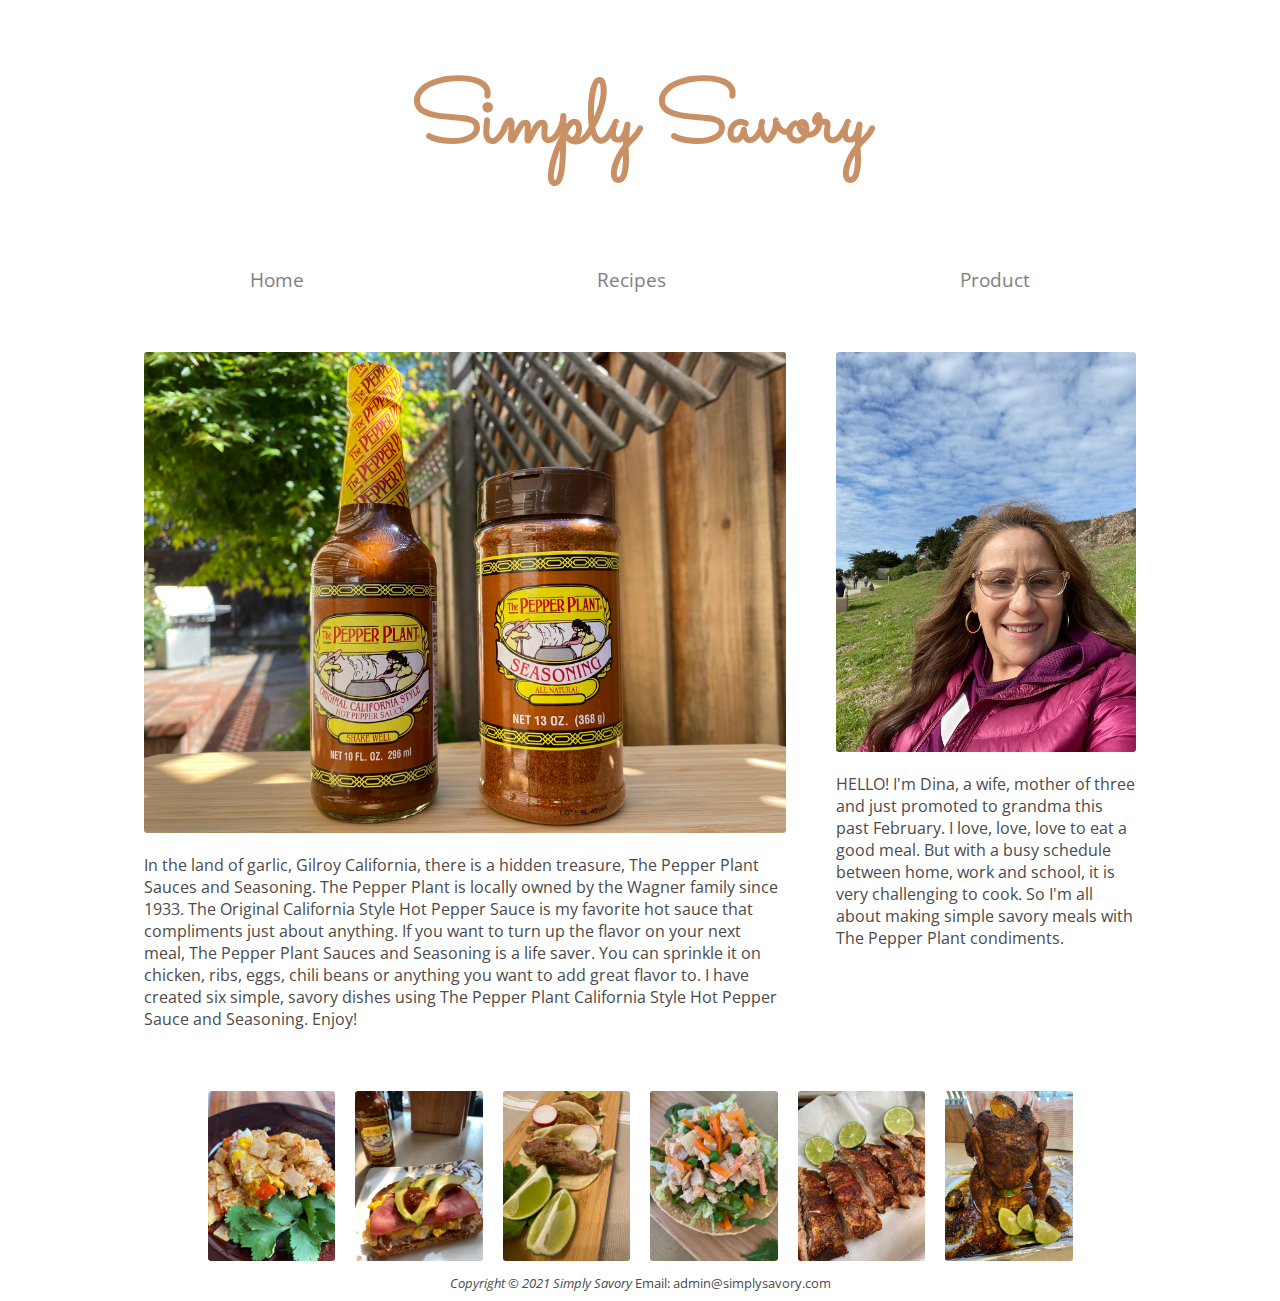
<file: index.html>
<!DOCTYPE html>

<html lang="en"> 

    <head>

        <title>Simply Savory</title>
        <meta charset="utf-8">
        <meta name="description" content="Simply Savory, a food blog that creates recipes made with The Pepper Plant Original California Style Hot Sauce and Seasoning.">
        <link rel="stylesheet" href="css/common.css">
        <link href="https://fonts.googleapis.com/css2?family=Open+Sans&family=Sacramento&display=swap" rel="stylesheet">
        <style>

            main > * { /* border: 1px dashed orangered; */
                /*margin: 5px 5px 10px 5px; this did not work*/
                padding: 10px;
            }

            main { /* border: 1px dashed purple; */
                display: grid;
                grid-template-rows: auto;
                grid-template-columns: 1fr 25vw;
                column-gap: 30px;
                /* margin: 1px 1px 0 1px; */
                width: 80%;
                margin: 30px auto;
            }            
            .content {/*border: 2px solid orange;*/
                grid-row: 1 / 2;
                grid-column: 1 / 2;
            }
            .bio {/*border: 1px dashed blue;*/
                grid-row: 1 / 2;
                grid-column: 2 / 3; 
                max-width: 100%;
            }
            
        </style>
        
        <link href="https://fonts.googleapis.com/css2?family=Sacramento&display=swap" rel="stylesheet">

    </head>

    <body> 
        
        <header>

            <a href="index.html"><h1>Simply Savory</h1></a>

        </header>

        <nav>

            <ul>
                <li> <a href="index.html">Home</a></li> 
                <li><a href="recipes.html">Recipes</a></li> 
                <li><a href="product.html">Product</a></li>

            </ul>

        </nav>

        <main>
            <div class="content">
                <a href="product.html">
                    <img src="images/PP4.JPG" alt="The Pepper Plant Original California Style Hot Pepper Sauce and Seasoning">
                </a>
                <p>
                    In the land of garlic, Gilroy California, there is a hidden treasure, The Pepper Plant Sauces and Seasoning. The Pepper Plant is locally owned by the Wagner family since 1933. The Original California Style Hot Pepper Sauce is my favorite hot sauce that compliments just about anything. If you want to turn up the flavor on your next meal, The Pepper Plant Sauces and Seasoning is a life saver. You can sprinkle it on chicken, ribs, eggs, chili beans or anything you want to add great flavor to. I have created six simple, savory dishes using The Pepper Plant California Style Hot Pepper Sauce and Seasoning. Enjoy!
                </p>
            </div> 
            
            <div class="bio">
                
            
                <img src="images/self.JPG" alt="Dina Gonzalez">
                                    
    
                <p>
                        HELLO! I'm Dina, a wife, mother of three and just promoted to grandma this past February. I love, love, love to eat a good meal. But with a busy schedule between home, work and school, it is very challenging to cook. So I'm all about making simple savory meals with The Pepper Plant condiments. 
                </p>
            
            </div>
        
        </main>    
        
        <div class="gallery">

            <a href="Chilaquiles.html"> 
                <img src="images/chilaquiles1.JPG" alt="Breakfast Chilaquiles"> <span>Leftover Chilaquiles</span>
            </a> 
            <a href="EggSandwich.html"> 
                <img src="images/egg1.JPG" alt="California Breakfast Egg Sandwich"> <span>California Breakfast Egg Sandwich</span>
            </a>
            <a href="Carnitas.html"> 
                <img src="images/carnitas3.JPG" alt="Carnitas"> <span>Tacos de Carnitas</span>
            </a>
            <a href="ChickenSalad.html"> 
                <img src="images/tostada3.JPG" alt="Chicken Salad Tostadas"> <span>Chicken Tostadas</span>
            </a>
            <a href="Ribs.html"> 
                <img src="images/ribs1.JPG" alt="Savory Oven Baked Ribs"> <span>Baked Ribs</span>
            </a>
            <a href="BeerCanChicken.html"> 
                <img src="images/beer1.JPG" alt="Beer Can Lime Chicken "> <span>Beer Can Chicken</span>
            </a>

        </div>
        
        <footer>
            <small><i>Copyright &copy; 2021 <span class="ss">Simply Savory</span></i> <a href="mailto:admin@simplysavory.com"> Email: admin@simplysavory.com</a></small>
        </footer>

    </body>

</html>
</file>
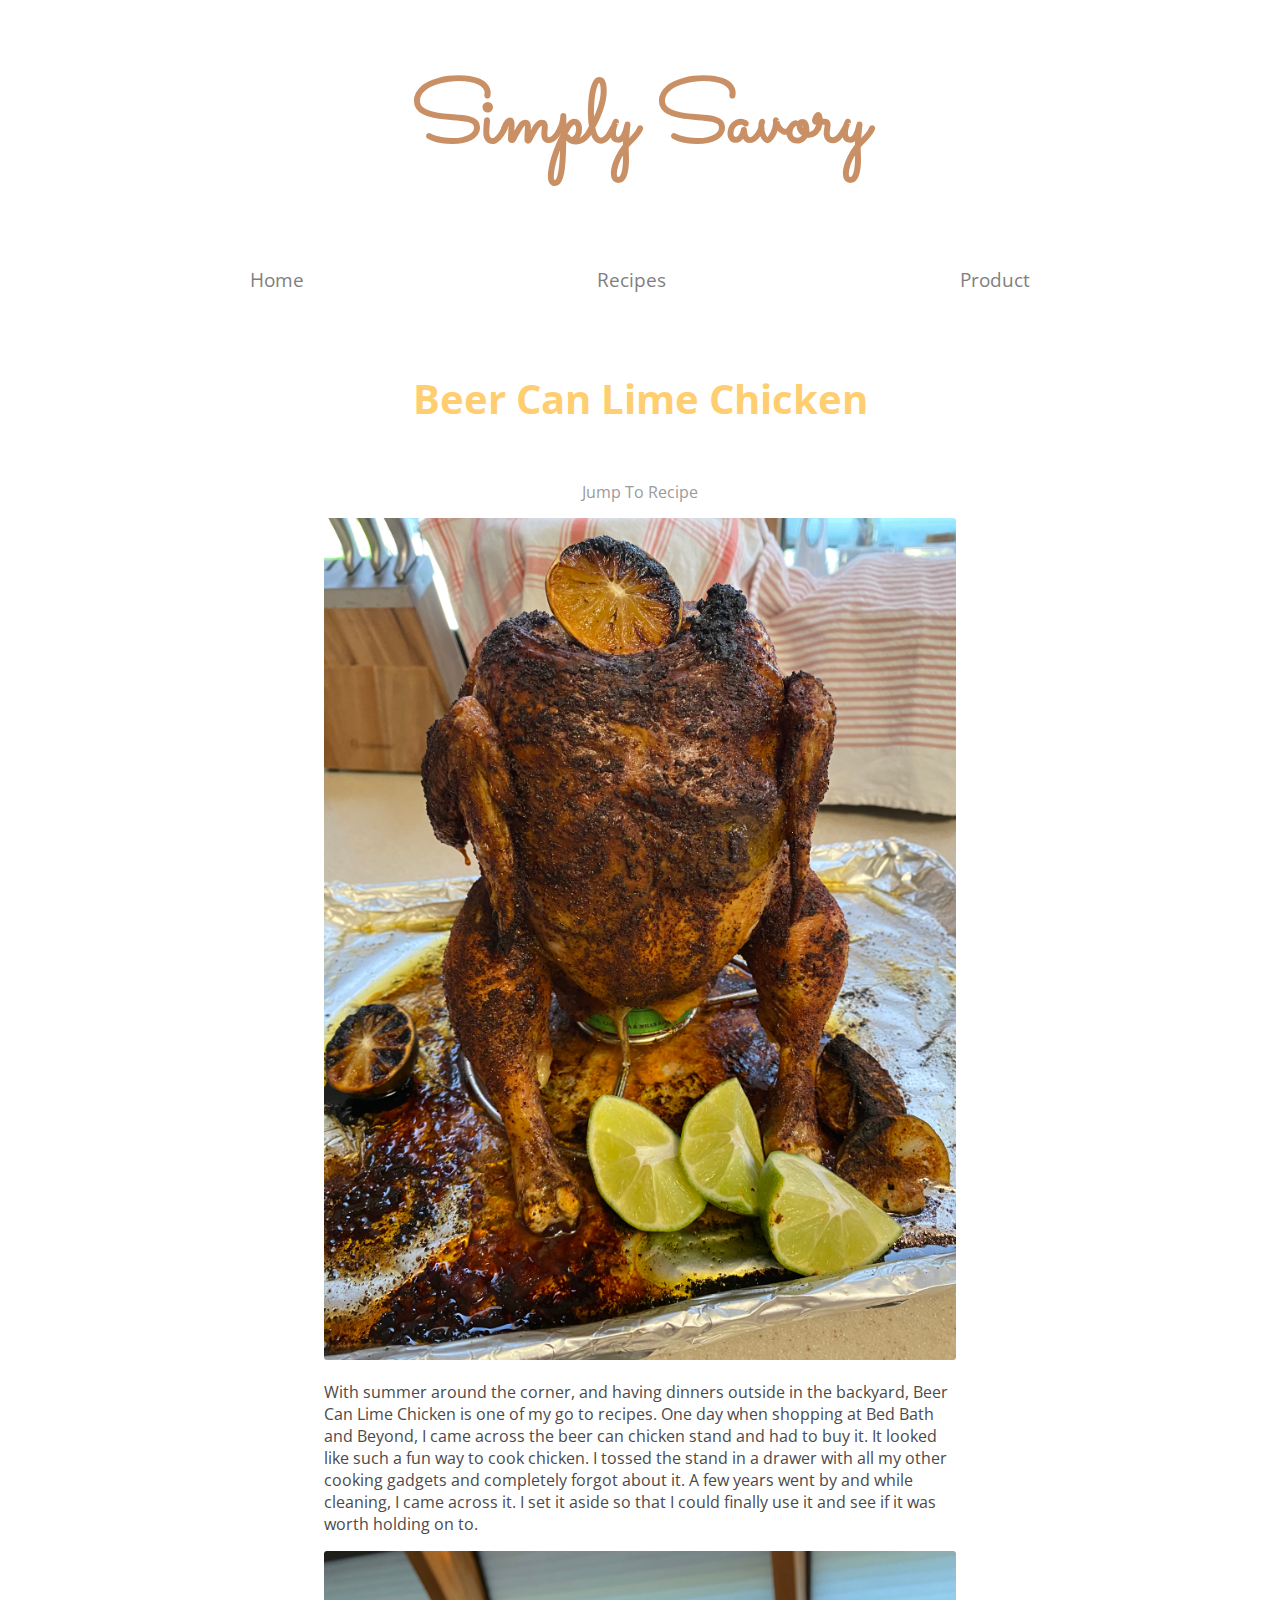
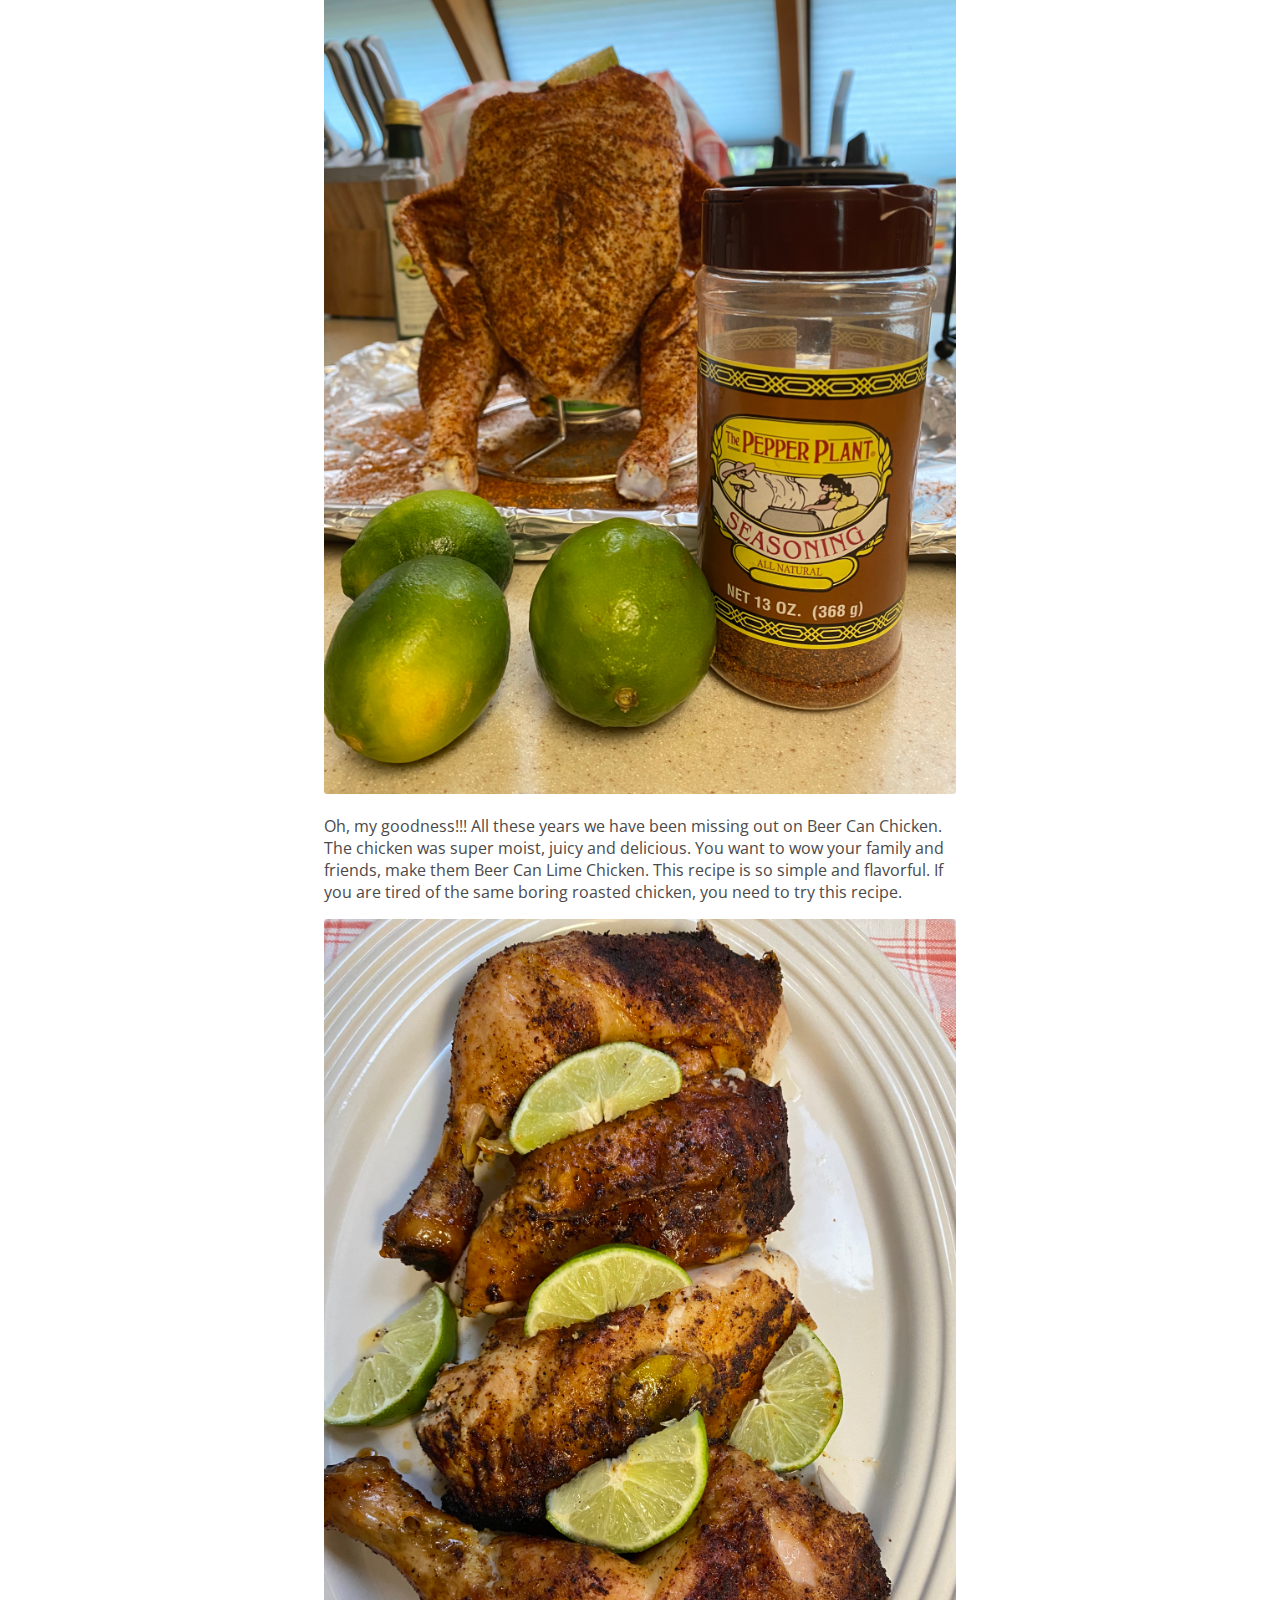
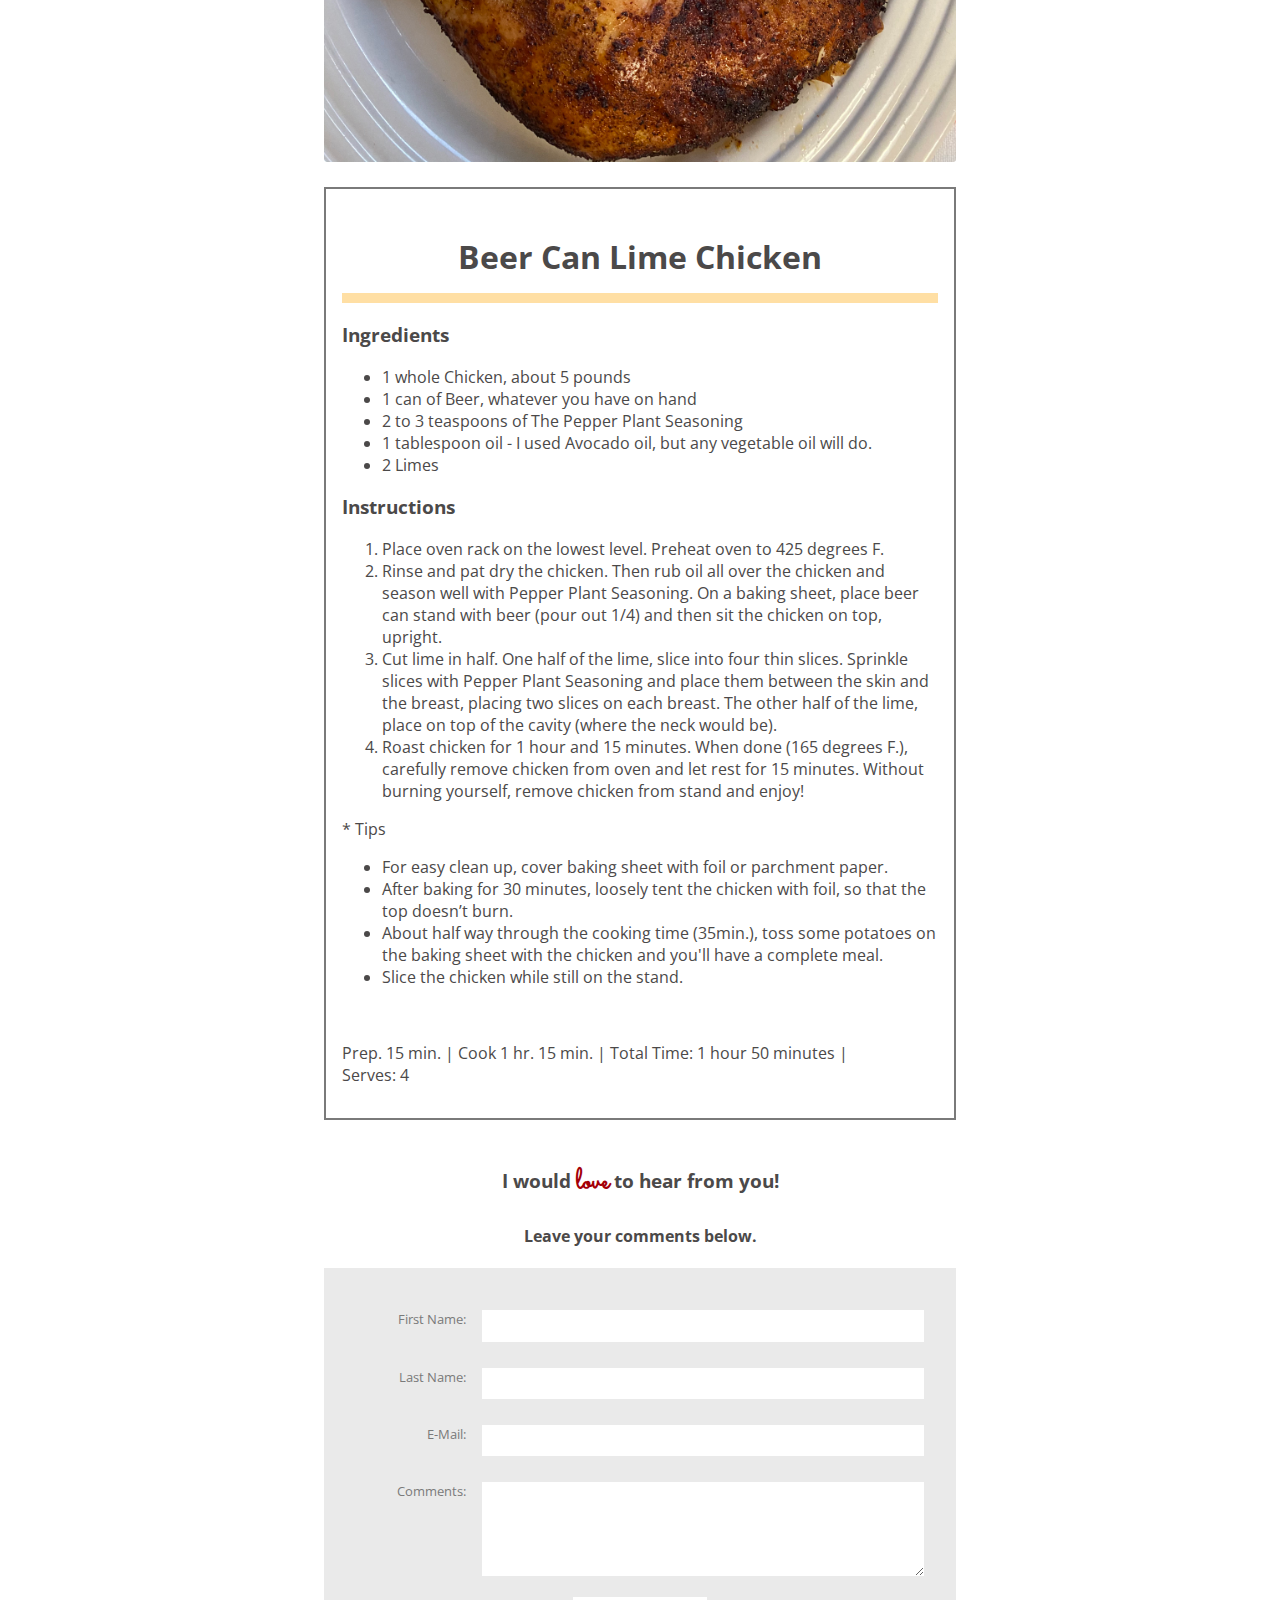
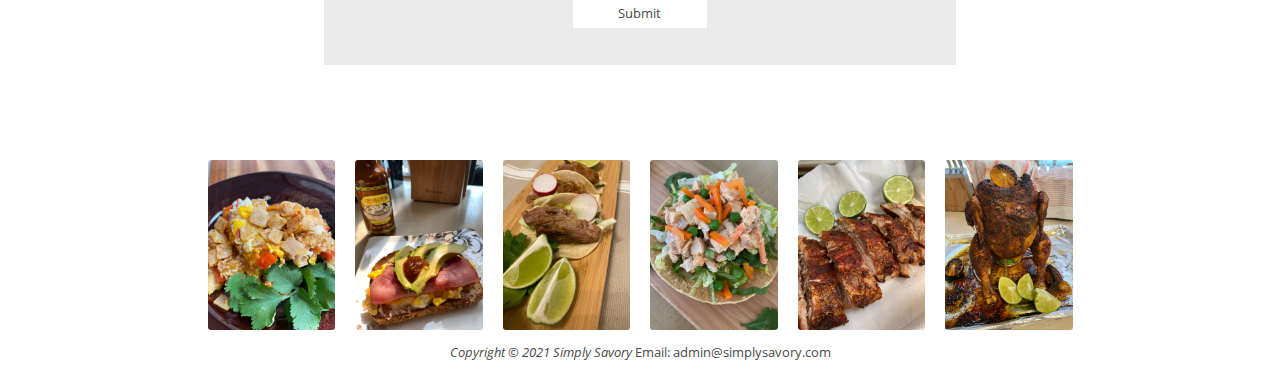
<file: BeerCanChicken.html>
<!DOCTYPE html>

<html lang="en"> 

    <head>

        <title>Recipes::Beer Can Lime Chicken</title>
        <meta charset="utf-8">
        <meta name="description" content="Beer Can Lime Chicken recipe, by Simply Savory food blog, featuring The Pepper Plant Original California Style Hot Pepper Sauce and Seasoning.">
        <link rel="stylesheet" href="css/common.css">
        <link rel="stylesheet" href="css/recipe.css">
        <link rel="stylesheet" href="css/simplyprint.css" media="print">
        <link href="https://fonts.googleapis.com/css2?family=Open+Sans&family=Sacramento&display=swap" rel="stylesheet">
        
    </head>

    <body>         

        <header>

            <a href="index.html"><h1>Simply Savory</h1></a>

        </header>

        <nav>

            <ul>
                <li> <a href="index.html">Home</a></li> 
                <li><a href="recipes.html">Recipes</a></li> 
                <li><a href="product.html">Product</a></li>

            </ul>

        </nav>

        <div class="header">Beer Can Lime Chicken</div>

        <div class="jump">
            <a href="#the-recipe">
                Jump To Recipe
            </a>
        </div>

        <main>
            
            <div class="recipe1">
                     
                <a href="#the-recipe">
                    <img src="images/beer1.JPG" alt="Roasted Beer Can Lime Chicken">
                </a>
                    
                <p>
                    With summer around the corner, and having dinners outside in the backyard, Beer Can Lime Chicken is one of my go to recipes. One day when shopping at Bed Bath and Beyond, I came across the beer can chicken stand and had to buy it. It looked like such a fun way to cook chicken. I tossed the stand in a drawer with all my other cooking gadgets and completely forgot about it. A few years went by and while cleaning, I came across it. I set it aside so that I could finally use it and see if it was worth holding on to. 
                </p>
                
                <a href="#the-recipe">
                    <img src="images/beer2.JPG" alt="Ingredients for Beer Can Lime Chicken">
                </a>    
                    
                <p>
                    Oh, my goodness!!! All these years we have been missing out on Beer Can Chicken. The chicken was super moist, juicy and delicious. You want to wow your family and friends, make them Beer Can Lime Chicken. This recipe is so simple and flavorful. If you are tired of the same boring roasted chicken, you need to try this recipe.  
                </p>

                <a href="#the-recipe">
                    <img src="images/beer3.JPG" alt="Plate of Beer Can Lime Chicken">
                </a>

                <div>
                    
                    <div class="peach">
                        
                        <h2 id="the-recipe">Beer Can Lime Chicken</h2>

                        <h3>Ingredients</h3>
                        
                        <ul>
                            <li>1 whole Chicken, about 5 pounds</li> 
                            <li>1 can of Beer, whatever you have on hand</li>
                            <li>2 to 3 teaspoons of The Pepper Plant Seasoning</li>
                            <li>1 tablespoon oil - I used Avocado oil, but any vegetable oil will do. </li>
                            <li>2 Limes</li>
                        </ul>

                        <h3>Instructions</h3>

                        <ol type="1">
                            <li>Place oven rack on the lowest level. Preheat oven to 425 degrees F.</li>
                            <li> Rinse and pat dry the chicken. Then rub oil all over the chicken and season well with Pepper Plant Seasoning. On a baking sheet, place beer can stand with beer (pour out 1/4) and then sit the chicken on top, upright.</li>
                            <li>Cut lime in half. One half of the lime, slice into four thin slices. Sprinkle slices with Pepper Plant Seasoning and place them between the skin and the breast, placing two slices on each breast. The other half of the lime, place on top of the cavity (where the neck would be).</li>
                            <li>Roast chicken for 1 hour and 15 minutes. When done (165 degrees F.), carefully remove chicken from oven and let rest for 15 minutes. Without burning yourself, remove chicken from stand and enjoy!</li>
                        </ol>
                        
                        <div>* Tips <br>
                            
                            <ul>
                                <li>For easy clean up, cover baking sheet with foil or parchment paper.</li>  
                                <li>After baking for 30 minutes, loosely tent the chicken with foil, so that the top doesn’t burn.</li>  
                                <li>About half way through the cooking time (35min.), toss some potatoes on the baking sheet with the chicken and you'll have a complete meal.</li> 
                                <li>Slice the chicken while still on the stand.</li>  
                            </ul> 
                        
                        </div>
                        
                        <br>
                        
                        <p>
                            Prep. 15 min. | Cook 1 hr. 15 min. | Total Time: 1 hour 50 minutes | <br>Serves: 4

                        </p>
                
                    </div>
                    
                    <br>
                    
                    <h3>I would <span class="love">love</span> to hear from you!</h3>
                    
                    <h4>Leave your comments below.</h4>

                    <form method="POST" action="https://webdevbasics.net/scripts/demo.php">
                        
                        <label for="myFName">First Name:</label>
                        <input type="text" name="myFName" id="myFName" required>
                        
                        <label for="myLName">Last Name:</label>
                        <input type="text" name="myLName" id="myLName" required>

                        <label for="myEmail">E-Mail:</label>
                        <input type="text" name="myEmail" id="myEmail" required>

                        <label for="myComments">Comments:</label>
                        <textarea name="myComments" id="myComments" rows="5"></textarea>
                        
                        <input type="submit" value="Submit">

                    </form>

                </div>
 
            </div>
       
        </main>
        
        <div class="gallery">

            <a href="Chilaquiles.html"> 
                <img src="images/chilaquiles1.JPG" alt="Breakfast Chilaquiles"> <span>Leftover Chilaquiles</span>
            </a> 
            
            <a href="EggSandwich.html"> 
                <img src="images/egg1.JPG" alt="California Breakfast Egg Sandwich"> <span>California Breakfast Egg Sandwich</span>
            </a>
            
            <a href="Carnitas.html"> 
                <img src="images/carnitas3.JPG" alt="Carnitas"> <span>Tacos de Carnitas</span>
            </a>
            
            <a href="ChickenSalad.html"> 
                <img src="images/tostada3.JPG" alt="Chicken Salad Tostadas"> <span>Chicken Tostadas</span>
            </a>
            
            <a href="Ribs.html"> 
                <img src="images/ribs1.JPG" alt="Savory Oven Baked Ribs"> <span>Baked Ribs</span>
            </a>
            
            <a href="BeerCanChicken.html"> 
                <img src="images/beer1.JPG" alt="Beer Can Lime Chicken "> <span>Beer Can Chicken</span>
            </a>

        </div>
        
        <footer>
            <small><i>Copyright &copy; 2021 <span class="ss">Simply Savory</span></i>  <a href="mailto:admin@simplysavory.com">Email: admin@simplysavory.com</a></small>
        </footer>
    
    </body>

</html>
</file>
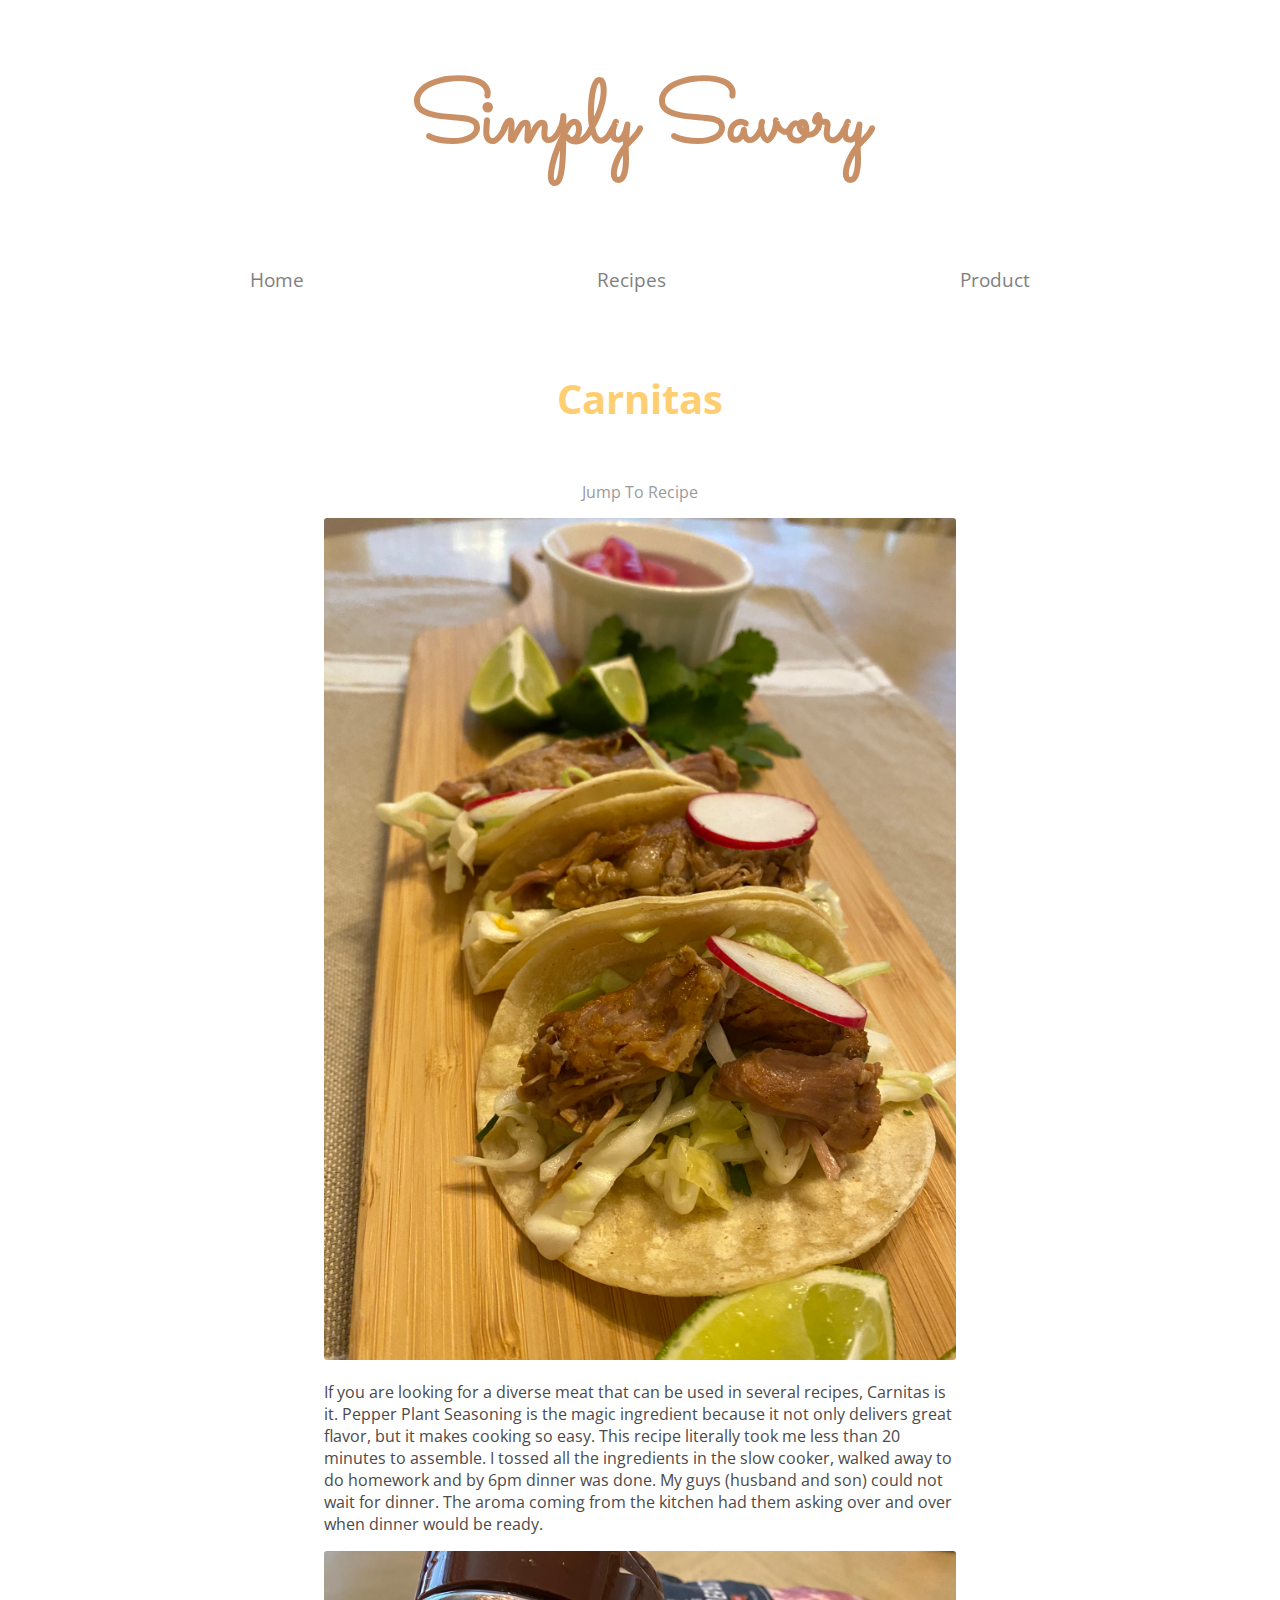
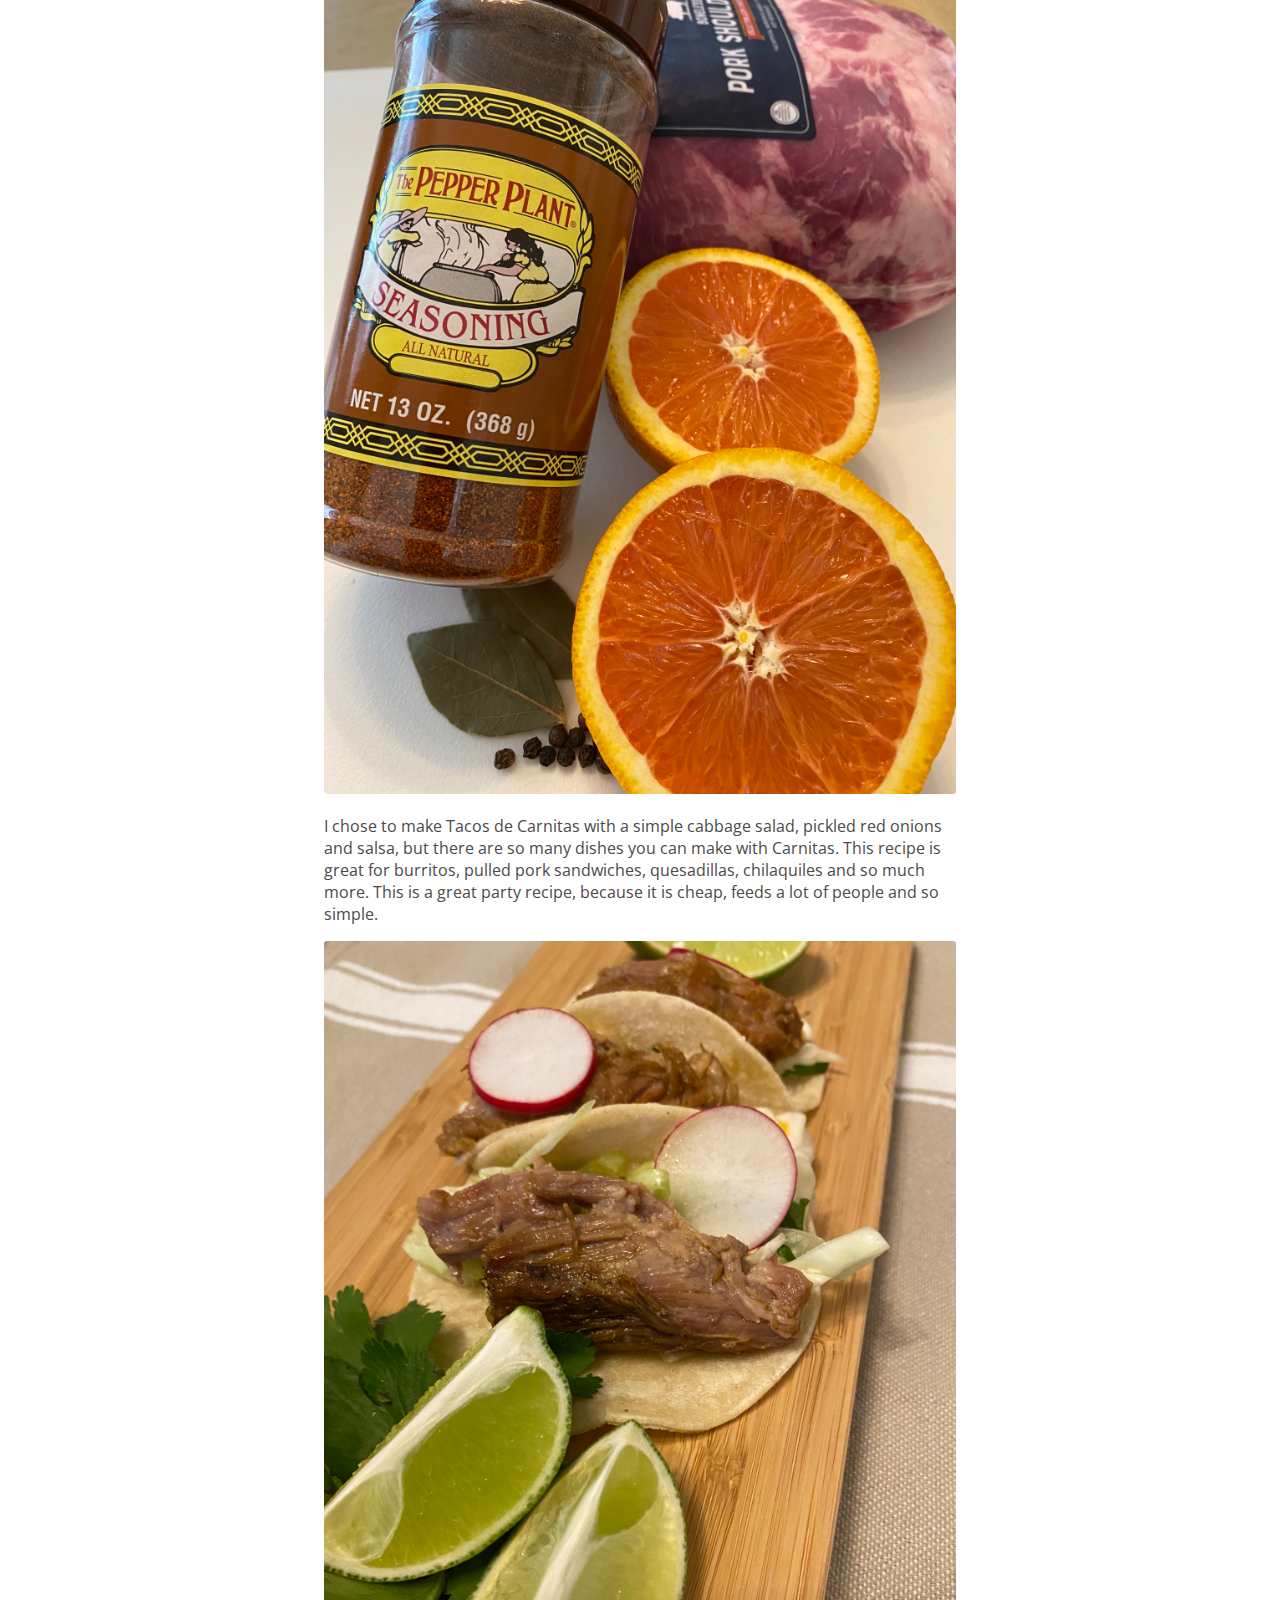
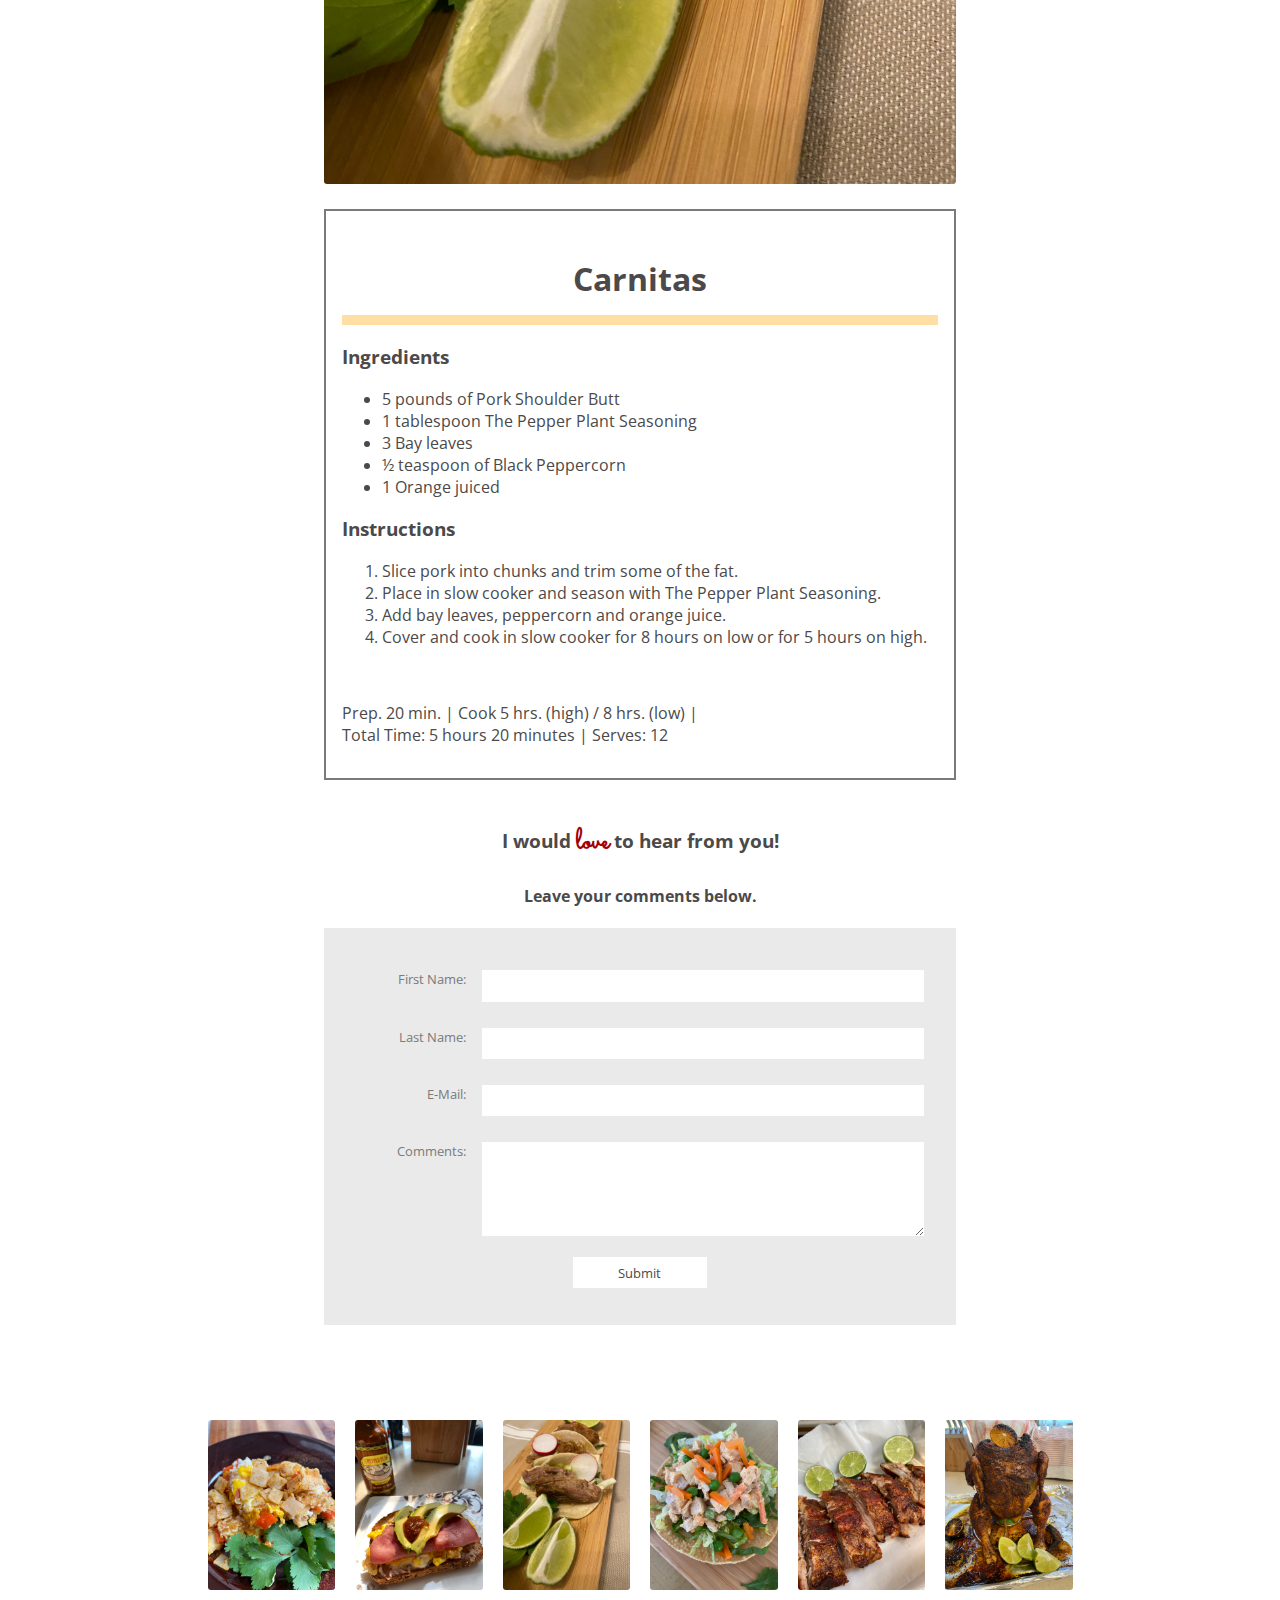
<file: Carnitas.html>
<!DOCTYPE html>

<html lang="en"> 

    <head>

        <title>Recipes::Carnitas</title>
        <meta charset="utf-8">
        <meta name="description" content="Carnitas recipe, by Simply Savory food blog, featuring The Pepper Plant Original California Style Hot Pepper Sauce and Seasoning.">
        <link rel="stylesheet" href="css/common.css">
        <link rel="stylesheet" href="css/recipe.css">
        <link rel="stylesheet" href="css/simplyprint.css" media="print">
        <link href="https://fonts.googleapis.com/css2?family=Open+Sans&family=Sacramento&display=swap" rel="stylesheet">

    </head>

    <body>         

        <header>

            <a href="index.html"><h1>Simply Savory</h1></a>

        </header>

        <nav>

            <ul>
                <li> <a href="index.html">Home</a></li> 
                <li><a href="recipes.html">Recipes</a></li> 
                <li><a href="product.html">Product</a></li>

            </ul>

        </nav>

        <div class="header">Carnitas</div>

        <div class="jump">
            <a href="#the-recipe">
                Jump To Recipe
            </a>
        </div>

        <main>
            
            <div class="recipe1">

                <a href="#the-recipe">
                    <img src="images/carnitas1.JPG" alt="Tacos de Carnitas">
                </a>
                                 
                <p>
                    If you are looking for a diverse meat that can be used in several recipes, Carnitas is it. Pepper Plant Seasoning is the magic ingredient because it not only delivers great flavor, but it makes cooking so easy. This recipe literally took me less than 20 minutes to assemble. I tossed all the ingredients in the slow cooker, walked away to do homework and by 6pm dinner was done. My guys (husband and son) could not wait for dinner. The aroma coming from the kitchen had them asking over and over when dinner would be ready.
                </p>

                <a href="#the-recipe">
                    <img src="images/Carnitas2.JPG" alt="Ingredients to make Carnitas">
                </a>                     
                    
                <p>
                    I chose to make Tacos de Carnitas with a simple cabbage salad, pickled red onions and salsa, but there are so many dishes you can make with Carnitas. This recipe is great for burritos, pulled pork sandwiches, quesadillas, chilaquiles and so much more. This is a great party recipe, because it is cheap, feeds a lot of people and so simple. 
                </p>

                <a href="#the-recipe">
                    <img src="images/carnitas3.JPG" alt="Tacos de Carnitas">
                </a>    

                <div>
                    
                    <div class="peach">
                        
                        <h2 id="the-recipe">Carnitas</h2>

                        <h3>Ingredients</h3>
                        
                        <ul>
                            <li>5 pounds of Pork Shoulder Butt</li> 
                            <li>1 tablespoon The Pepper Plant Seasoning</li>
                            <li>3 Bay leaves</li>
                            <li>½ teaspoon of Black Peppercorn</li>
                            <li>1 Orange juiced</li>
                        </ul>

                        <h3>Instructions</h3>

                        <ol type="1">
                            <li>Slice pork into chunks and trim some of the fat.</li>
                            <li> Place in slow cooker and season with The Pepper Plant Seasoning.</li>
                            <li>Add bay leaves, peppercorn and orange juice.</li>
                            <li>Cover and cook in slow cooker for 8 hours on low or for 5 hours on high.</li>
                        </ol>
                        
                        <br>
                        
                        <p>
                            Prep. 20 min. | Cook 5 hrs. (high) / 8 hrs. (low) | <br>
                            Total Time: 5  hours 20 minutes | Serves: 12
                        </p>
                
                    </div>
                    
                    <br>
                    
                    <h3>I would <span class="love">love</span> to hear from you!</h3>
                    
                    <h4>Leave your comments below.</h4>

                    <form method="POST" action="https://webdevbasics.net/scripts/demo.php">
                        
                        <label for="myFName">First Name:</label>
                        <input type="text" name="myFName" id="myFName" required>
                        
                        <label for="myLName">Last Name:</label>
                        <input type="text" name="myLName" id="myLName" required>

                        <label for="myEmail">E-Mail:</label>
                        <input type="text" name="myEmail" id="myEmail" required>

                        <label for="myComments">Comments:</label>
                        <textarea name="myComments" id="myComments" rows="5"></textarea>
                        
                        <input type="submit" value="Submit">

                    </form>

                </div>
 
            </div>
       
        </main>
        
        <div class="gallery">

            <a href="Chilaquiles.html"> 
                <img src="images/chilaquiles1.JPG" alt="Breakfast Chilaquiles"> <span>Leftover Chilaquiles</span>
            </a> 
            
            <a href="EggSandwich.html"> 
                <img src="images/egg1.JPG" alt="California Breakfast Egg Sandwich"> <span>California Breakfast Egg Sandwich</span>
            </a>
            
            <a href="Carnitas.html"> 
                <img src="images/carnitas3.JPG" alt="Carnitas"> <span>Tacos de Carnitas</span>
            </a>
            
            <a href="ChickenSalad.html"> 
                <img src="images/tostada3.JPG" alt="Chicken Salad Tostadas"> <span>Chicken Tostadas</span>
            </a>
            
            <a href="Ribs.html"> 
                <img src="images/ribs1.JPG" alt="Savory Oven Baked Ribs"> <span>Baked Ribs</span>
            </a>
            
            <a href="BeerCanChicken.html"> 
                <img src="images/beer1.JPG" alt="Beer Can Lime Chicken "> <span>Beer Can Chicken</span>
            </a>

        </div>
        
        <footer>
            <small><i>Copyright &copy; 2021 <span class="ss">Simply Savory</span></i>  <a href="mailto:admin@simplysavory.com">Email: admin@simplysavory.com</a></small>
        </footer>
    
    </body>

</html>
</file>
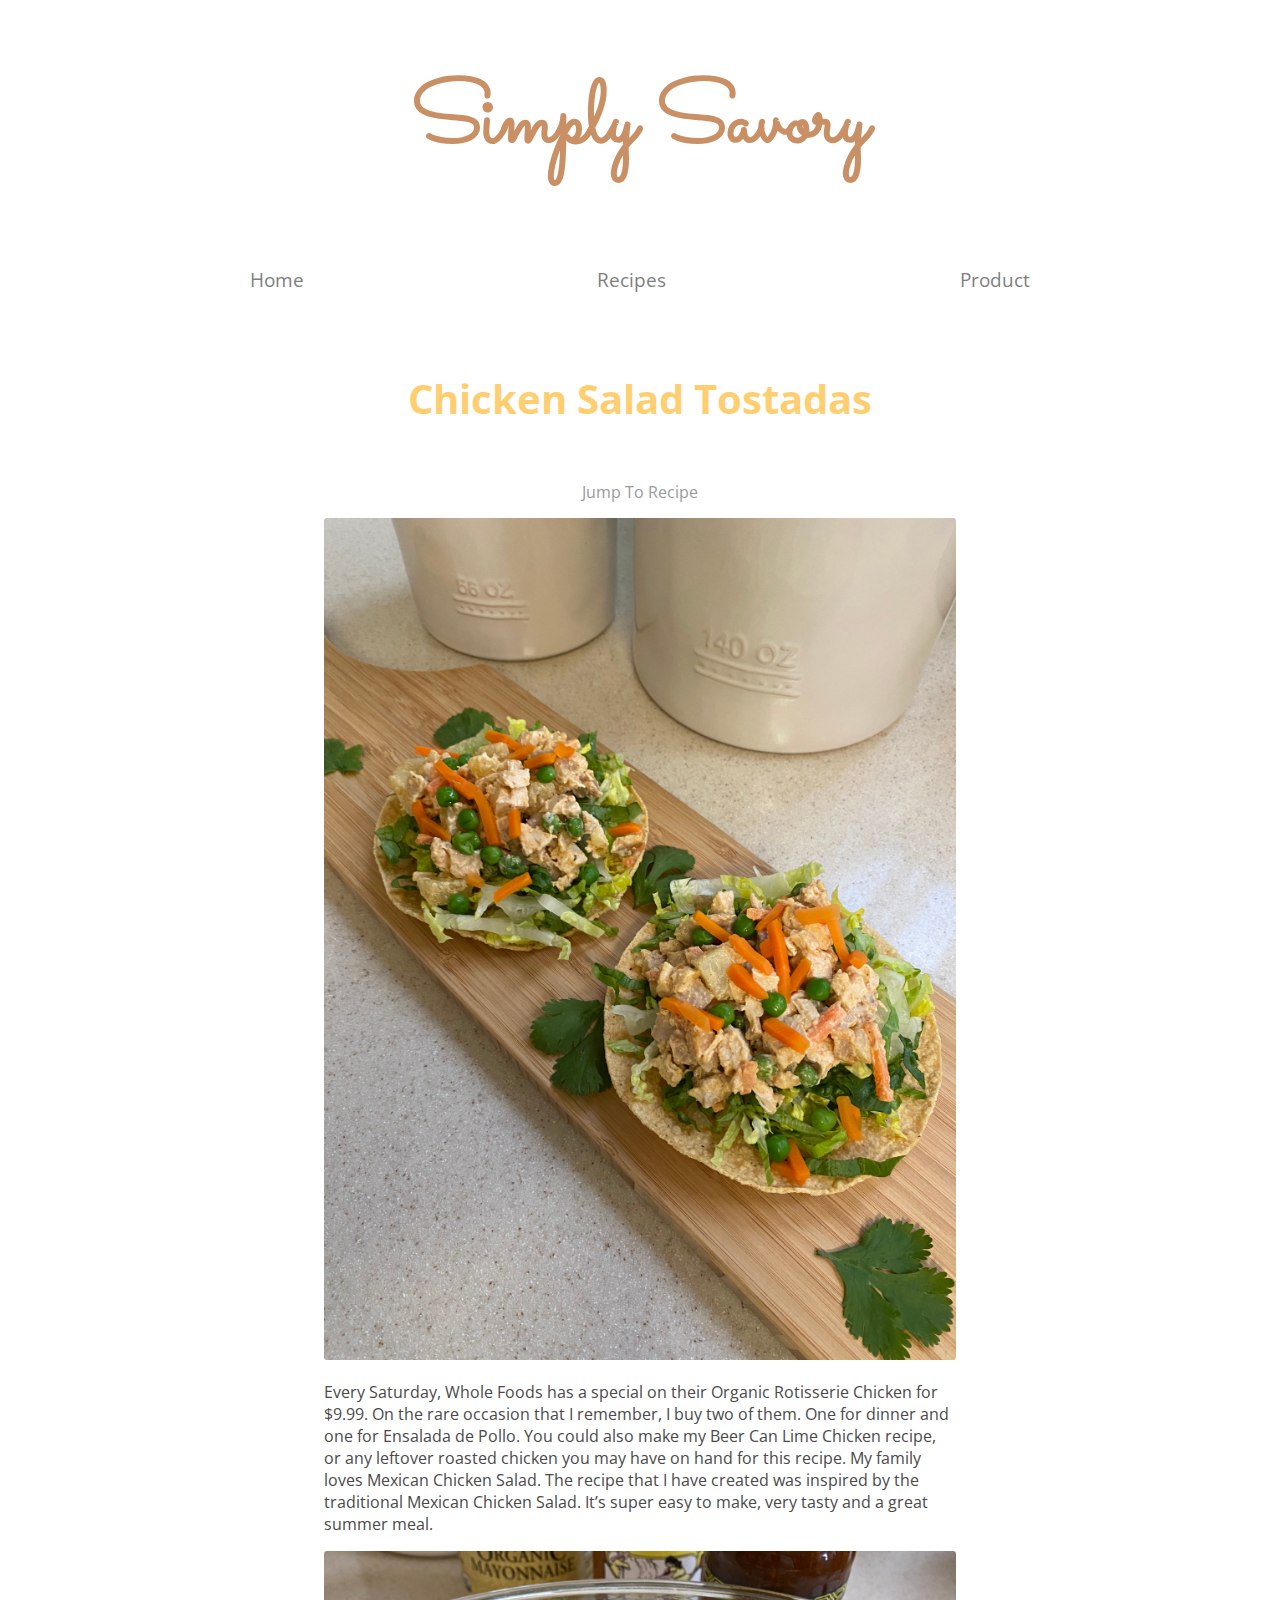
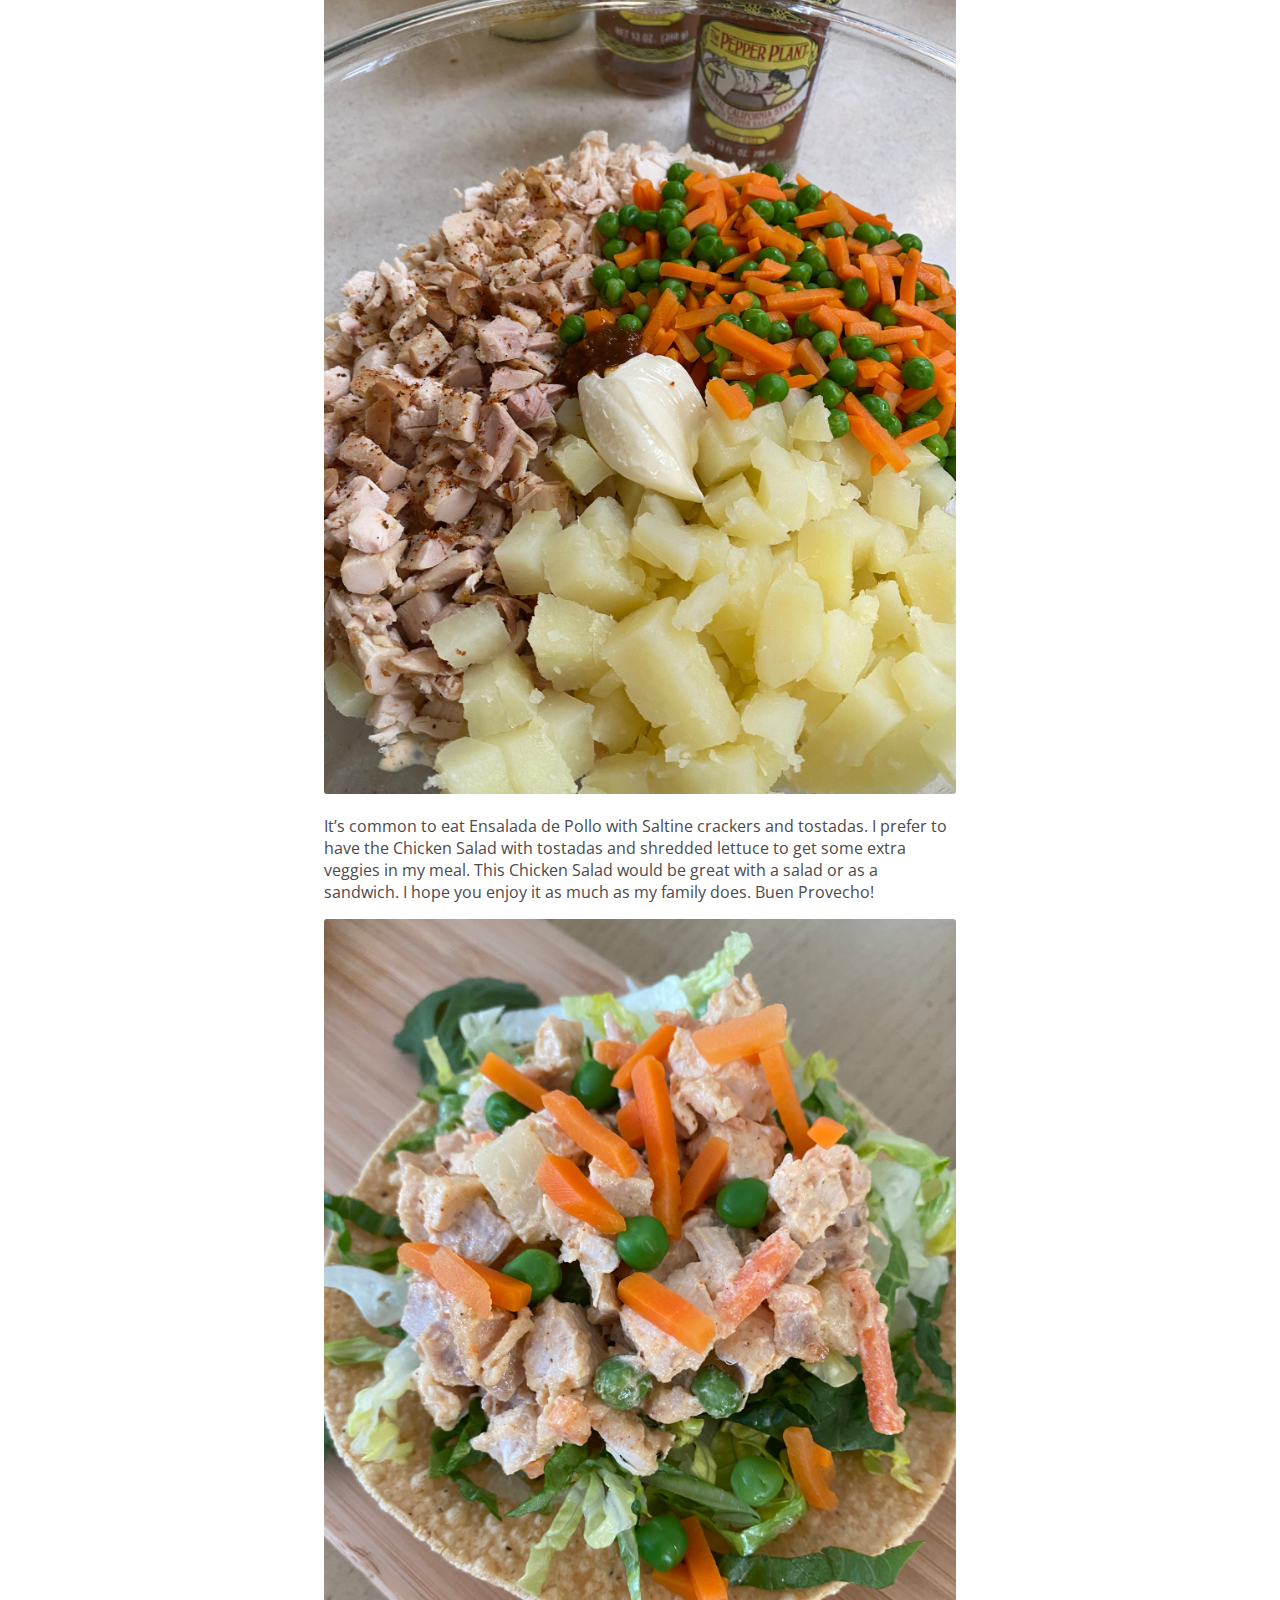
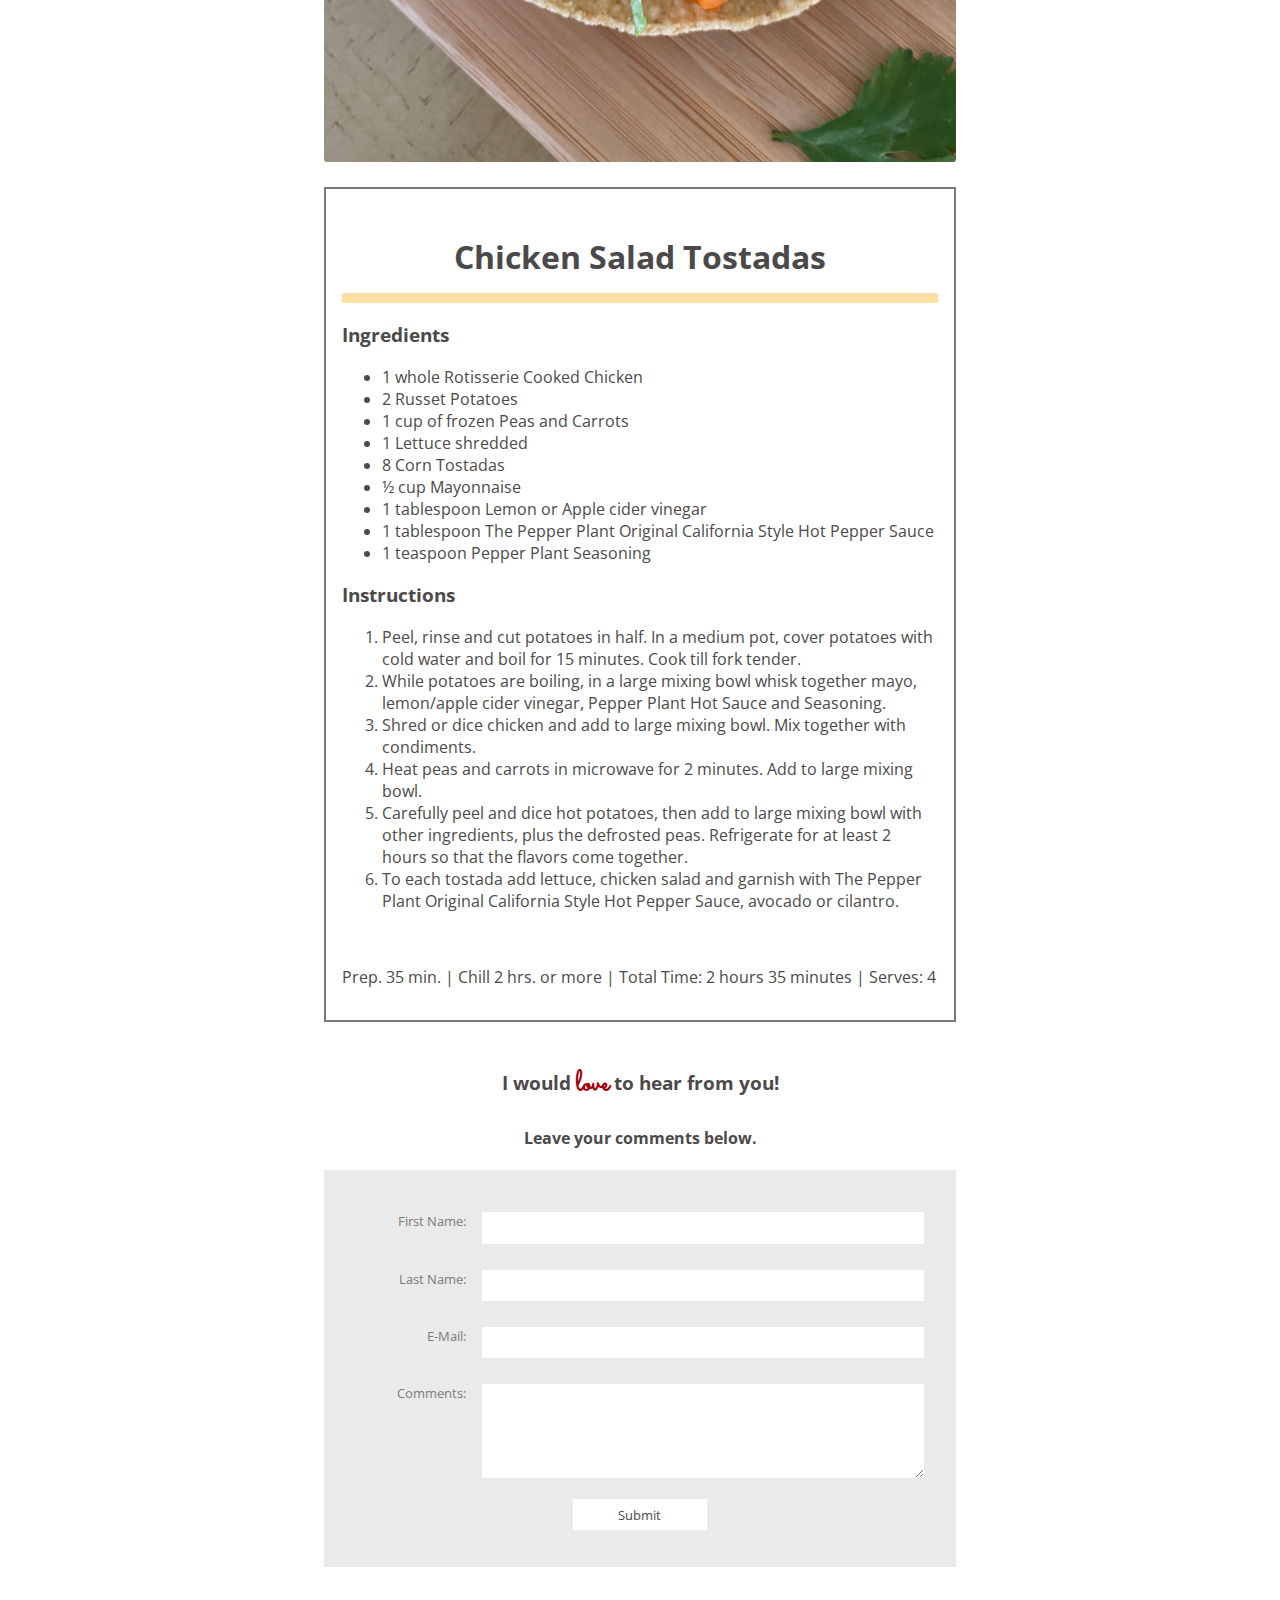
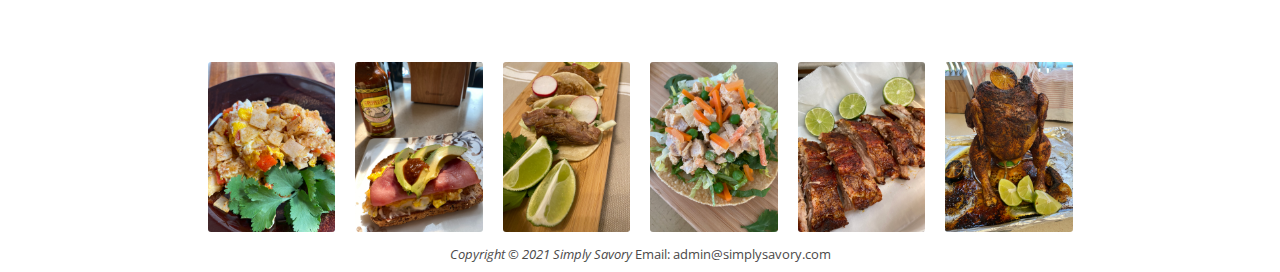
<file: ChickenSalad.html>
<!DOCTYPE html>

<html lang="en"> 

    <head>

        <title>Recipes::Chicken Salad Tostadas</title>
        <meta charset="utf-8">
        <meta name="description" content="Chicken Salad Tostadas recipe, by Simply Savory food blog, featuring The Pepper Plant Original California Style Hot Pepper Sauce and Seasoning.">
        <link rel="stylesheet" href="css/common.css">
        <link rel="stylesheet" href="css/recipe.css">
        <link rel="stylesheet" href="css/simplyprint.css" media="print">
        <link href="https://fonts.googleapis.com/css2?family=Open+Sans&family=Sacramento&display=swap" rel="stylesheet">
        
    </head>

    <body>         

        <header>

            <a href="index.html"><h1>Simply Savory</h1></a>

        </header>

        <nav>

            <ul>
                <li> <a href="index.html">Home</a></li> 
                <li><a href="recipes.html">Recipes</a></li> 
                <li><a href="product.html">Product</a></li>

            </ul>

        </nav>

        <div class="header">Chicken Salad Tostadas</div>

        <div class="jump">
            <a href="#the-recipe">
                Jump To Recipe
            </a>
        </div>

        <main>
            
            <div class="recipe1">

                <a href="#the-recipe">
                    <img src="images/tostada1.JPG" alt="Chicken Salad Tostadas">
                </a>
                             
                <p>
                    Every Saturday, Whole Foods has a special on their Organic Rotisserie Chicken for $9.99. On the rare occasion that I remember, I buy two of them. One for dinner and one for Ensalada de Pollo. You could also make my Beer Can Lime Chicken recipe, or any leftover roasted chicken you may have on hand for this recipe. My family loves Mexican Chicken Salad. The recipe that I have created was inspired by the traditional Mexican Chicken Salad. It’s super easy to make, very tasty and a great summer meal. 
                </p>

                <a href="#the-recipe">
                    <img src="images/tostada2.JPG" alt="Ingredients for Chicken Salad Tostadas">
                </a>
                        
                <p>
                    It’s common to eat Ensalada de Pollo with Saltine crackers and tostadas. I prefer to have the Chicken Salad with tostadas and shredded lettuce to get some extra veggies in my meal. This Chicken Salad would be great with a salad or as a sandwich. I hope you enjoy it as much as my family does. Buen Provecho!  
                </p>

                <a href="#the-recipe">
                    <img src="images/tostada3.JPG" alt="Chicken Salad Tostada">
                </a>

                <div>
                    
                    <div class="peach">
                        
                        <h2 id="the-recipe">Chicken Salad Tostadas</h2>

                        <h3>Ingredients</h3>
                        
                        <ul>
                            <li>1 whole Rotisserie Cooked Chicken</li> 
                            <li>2 Russet Potatoes</li>
                            <li>1 cup of frozen Peas and Carrots</li>
                            <li>1 Lettuce shredded</li>
                            <li>8 Corn Tostadas</li>
                            <li>½ cup Mayonnaise</li>
                            <li>1 tablespoon Lemon or Apple cider vinegar</li>
                            <li>1 tablespoon The Pepper Plant Original California Style Hot Pepper Sauce</li>
                            <li>1 teaspoon Pepper Plant Seasoning</li>
                        </ul>

                        <h3>Instructions</h3>

                        <ol type="1">

                            <li>Peel, rinse and cut potatoes in half. In a medium pot, cover potatoes with cold water and boil for 15 minutes. Cook till fork tender.</li>
                            <li> While potatoes are boiling, in a large mixing bowl whisk together mayo, lemon/apple cider vinegar, Pepper Plant Hot Sauce and Seasoning.</li>
                            <li>Shred or dice chicken and add to large mixing bowl. Mix together with condiments.</li>
                            <li>Heat peas and carrots in microwave for 2 minutes. Add to large mixing bowl.</li>
                            <li>Carefully peel and dice hot potatoes, then add to large mixing bowl with other ingredients, plus the defrosted peas. Refrigerate for at least 2 hours so that the flavors come together.</li>
                            <li>To each tostada add lettuce, chicken salad and garnish with The Pepper Plant Original California Style Hot Pepper Sauce, avocado or cilantro.</li>

                        </ol>
                        
                        <br>
                        
                        <p>
                            Prep. 35 min. | Chill 2 hrs. or more | Total Time: 2 hours 35 minutes | Serves: 4

                        </p>
                
                    </div>
                    
                    <br>
                    
                    <h3>I would <span class="love">love</span> to hear from you!</h3>
                    
                    <h4>Leave your comments below.</h4>

                    <form method="POST" action="https://webdevbasics.net/scripts/demo.php">
                        
                        <label for="myFName">First Name:</label>
                        <input type="text" name="myFName" id="myFName" required>
                        
                        <label for="myLName">Last Name:</label>
                        <input type="text" name="myLName" id="myLName" required>

                        <label for="myEmail">E-Mail:</label>
                        <input type="text" name="myEmail" id="myEmail" required>

                        <label for="myComments">Comments:</label>
                        <textarea name="myComments" id="myComments" rows="5"></textarea>
                        
                        <input type="submit" value="Submit">

                    </form>

                </div>
 
            </div>
       
        </main>
        
        <div class="gallery">

            <a href="Chilaquiles.html"> 
                <img src="images/chilaquiles1.JPG" alt="Breakfast Chilaquiles"> <span>Leftover Chilaquiles</span>
            </a> 
            
            <a href="EggSandwich.html"> 
                <img src="images/egg1.JPG" alt="California Breakfast Egg Sandwich"> <span>California Breakfast Egg Sandwich</span>
            </a>
            
            <a href="Carnitas.html"> 
                <img src="images/carnitas3.JPG" alt="Carnitas"> <span>Tacos de Carnitas</span>
            </a>
            
            <a href="ChickenSalad.html"> 
                <img src="images/tostada3.JPG" alt="Chicken Salad Tostadas"> <span>Chicken Tostadas</span>
            </a>
            
            <a href="Ribs.html"> 
                <img src="images/ribs1.JPG" alt="Savory Oven Baked Ribs"> <span>Baked Ribs</span>
            </a>
            
            <a href="BeerCanChicken.html"> 
                <img src="images/beer1.JPG" alt="Beer Can Lime Chicken "> <span>Beer Can Chicken</span>
            </a>

        </div>
        
        <footer>
            <small><i>Copyright &copy; 2021 <span class="ss">Simply Savory</span></i>  <a href="mailto:admin@simplysavory.com">Email: admin@simplysavory.com</a></small>
        </footer>
    
    </body>

</html>
</file>
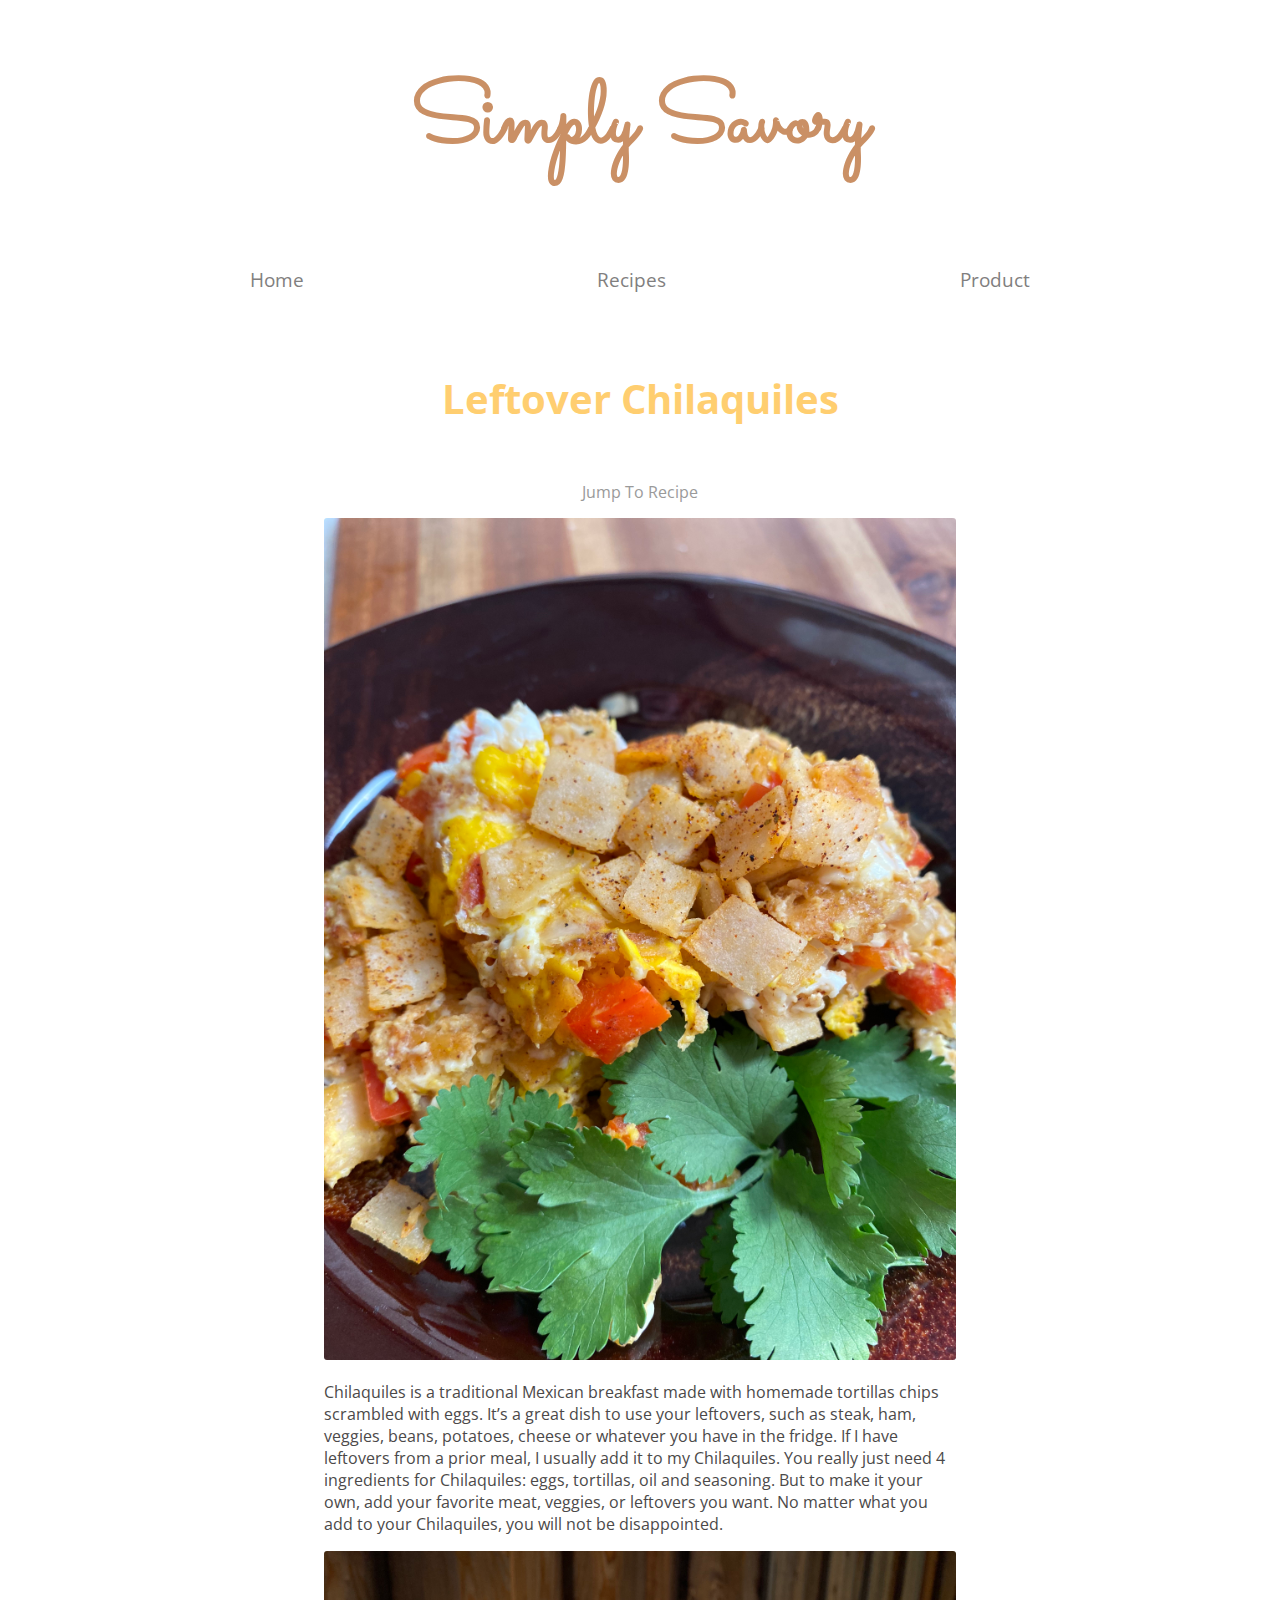
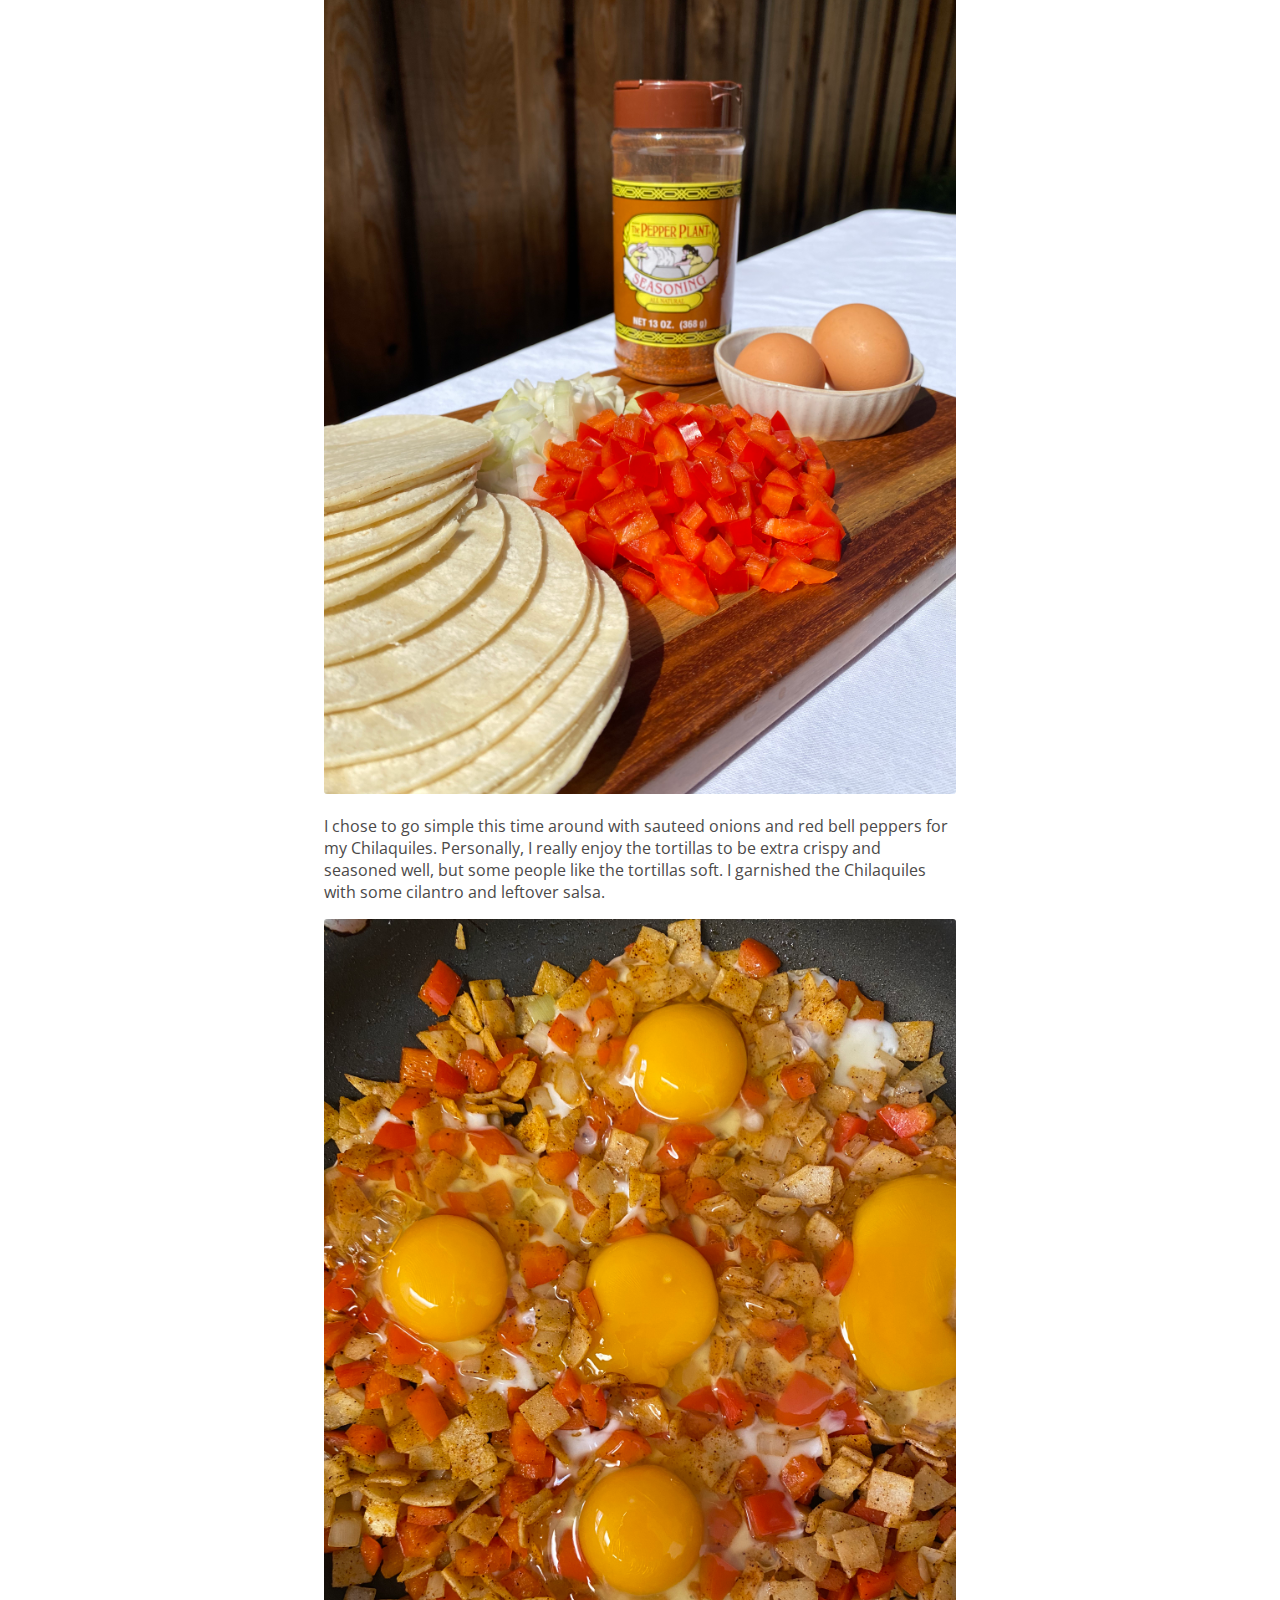
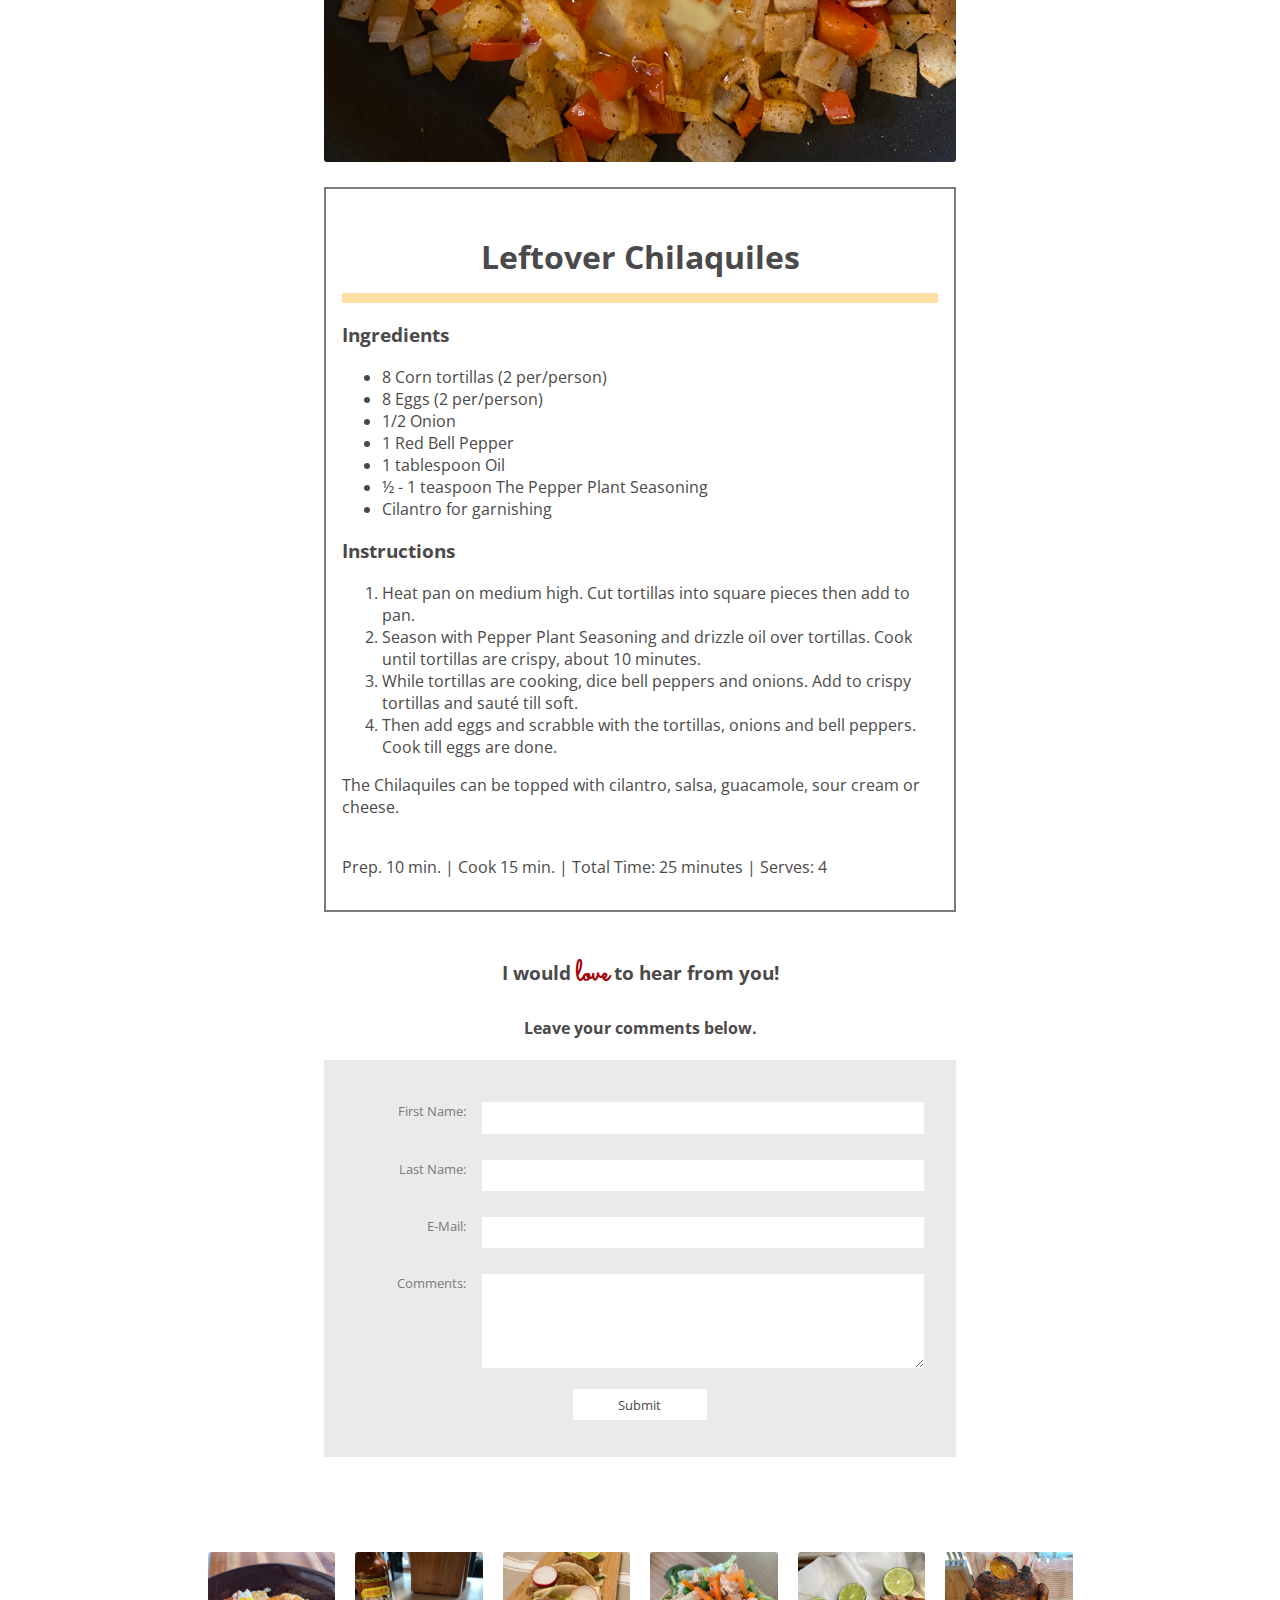
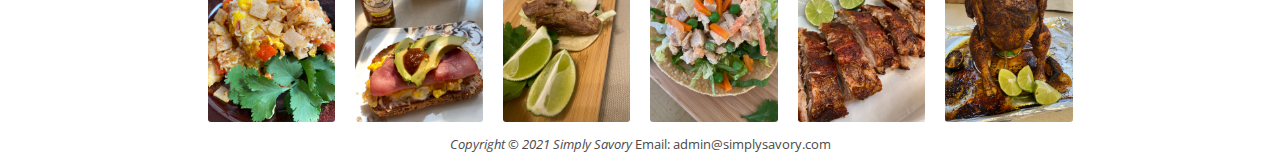
<file: Chilaquiles.html>
<!DOCTYPE html>

<html lang="en"> 

    <head>

        <title>Recipes::Leftover Chilaquiles</title>
        <meta charset="utf-8">
        <meta name="description" content="Leftover Chilaquiles recipe, by Simply Savory food blog, featuring The Pepper Plant Original California Style Hot Pepper Sauce and Seasoning.">
        <link rel="stylesheet" href="css/common.css">
        <link rel="stylesheet" href="css/recipe.css">
        <link rel="stylesheet" href="css/simplyprint.css" media="print">
        <link href="https://fonts.googleapis.com/css2?family=Open+Sans&family=Sacramento&display=swap" rel="stylesheet">
        
    </head>

    <body>         

        <header>

            <a href="index.html"><h1>Simply Savory</h1></a>

        </header>

        <nav>

            <ul>
                <li> <a href="index.html">Home</a></li> 
                <li><a href="recipes.html">Recipes</a></li> 
                <li><a href="product.html">Product</a></li>

            </ul>

        </nav>

        <div class="header">Leftover Chilaquiles</div>
 
        <div class="jump">
            <a href="#the-recipe">
                Jump To Recipe
            </a>
        </div>

        <main>
            
            <div class="recipe1">

                <a href="#the-recipe">
                    <img src="images/chilaquiles1.JPG" alt="Plate of Chilaquiles">
                </a>
                   
                <p>
                    Chilaquiles is a traditional Mexican breakfast made with homemade tortillas chips scrambled with eggs. It’s a great dish to use your leftovers, such as steak, ham, veggies, beans, potatoes, cheese or whatever you have in the fridge. If I have leftovers from a prior meal, I usually add it to my Chilaquiles. You really just need 4 ingredients for Chilaquiles: eggs, tortillas, oil and seasoning. But to make it your own, add your favorite meat, veggies, or leftovers you want. No matter what you add to your Chilaquiles, you will not be disappointed. 
                </p>

                <a href="#the-recipe">
                    <img src="images/chilaquiles2.JPG" alt="Ingredients for Chilaquiles">
                </a>
                        
                <p>
                    I chose to go simple this time around with sauteed onions and red bell peppers for my Chilaquiles. Personally, I really enjoy the tortillas to be extra crispy and seasoned well, but some people like the tortillas soft. I garnished the Chilaquiles with some cilantro and leftover salsa. 
                </p>

                <a href="#the-recipe">
                    <img src="images/chilaquiles3.JPG" alt="Chilaquiles cooking on a pan.">
                </a>

                <div>
                    
                    <div class="peach">
                        
                        <h2 id="the-recipe">Leftover Chilaquiles</h2> 

                        <h3>Ingredients</h3>
                        
                        <ul>
                            <li>8 Corn tortillas (2 per/person)</li> 
                            <li>8 Eggs (2 per/person)</li>
                            <li>1/2 Onion </li>
                            <li>1 Red Bell Pepper</li>
                            <li>1 tablespoon Oil </li>
                            <li>½ - 1 teaspoon The Pepper Plant Seasoning </li>
                            <li>Cilantro for garnishing</li>
                        </ul>

                        <h3>Instructions</h3>

                        <ol type="1">
                            <li>Heat pan on medium high. Cut tortillas into square pieces then add to pan.</li>
                            <li> Season with Pepper Plant Seasoning and drizzle oil over tortillas. Cook until tortillas are crispy, about 10 minutes.</li>
                            <li>While tortillas are cooking, dice bell peppers and onions. Add to crispy tortillas and sauté till soft.</li>
                            <li>Then add eggs and scrabble with the tortillas, onions and bell peppers. Cook till eggs are done.</li>
                        </ol>
                        
                        <div>The Chilaquiles can be topped with cilantro, salsa, guacamole, sour cream or cheese.</div>
                        
                        <br>
                        
                        <p>
                            Prep. 10 min. | Cook 15 min. | Total Time: 25 minutes | Serves: 4

                        </p>
                
                    </div>
                    
                    <br>
                    
                    <h3>I would <span class="love">love</span> to hear from you!</h3>
                    
                    <h4>Leave your comments below.</h4>

                    <form method="POST" action="https://webdevbasics.net/scripts/demo.php">
                        
                        <label for="myFName">First Name:</label>
                        <input type="text" name="myFName" id="myFName" required>
                        
                        <label for="myLName">Last Name:</label>
                        <input type="text" name="myLName" id="myLName" required>

                        <label for="myEmail">E-Mail:</label>
                        <input type="text" name="myEmail" id="myEmail" required>

                        <label for="myComments">Comments:</label>
                        <textarea name="myComments" id="myComments" rows="5"></textarea>
                        
                        <input type="submit" value="Submit">

                    </form>

                </div>
 
            </div>
       
        </main>
        
        <div class="gallery">

            <a href="Chilaquiles.html"> 
                <img src="images/chilaquiles1.JPG" alt="Breakfast Chilaquiles"> <span>Leftover Chilaquiles</span>
            </a> 
            
            <a href="EggSandwich.html"> 
                <img src="images/egg1.JPG" alt="California Breakfast Egg Sandwich"> <span>California Breakfast Egg Sandwich</span>
            </a>
            
            <a href="Carnitas.html"> 
                <img src="images/carnitas3.JPG" alt="Carnitas"> <span>Tacos de Carnitas</span>
            </a>
            
            <a href="ChickenSalad.html"> 
                <img src="images/tostada3.JPG" alt="Chicken Salad Tostadas"> <span>Chicken Tostadas</span>
            </a>
            
            <a href="Ribs.html"> 
                <img src="images/ribs1.JPG" alt="Savory Oven Baked Ribs"> <span>Baked Ribs</span>
            </a>
            
            <a href="BeerCanChicken.html"> 
                <img src="images/beer1.JPG" alt="Beer Can Lime Chicken "> <span>Beer Can Chicken</span>
            </a>

        </div>
        
        <footer>
            <small><i>Copyright &copy; 2021 <span class="ss">Simply Savory</span></i>  <a href="mailto:admin@simplysavory.com">Email: admin@simplysavory.com</a></small>
        </footer>
    
    </body>

</html>
</file>
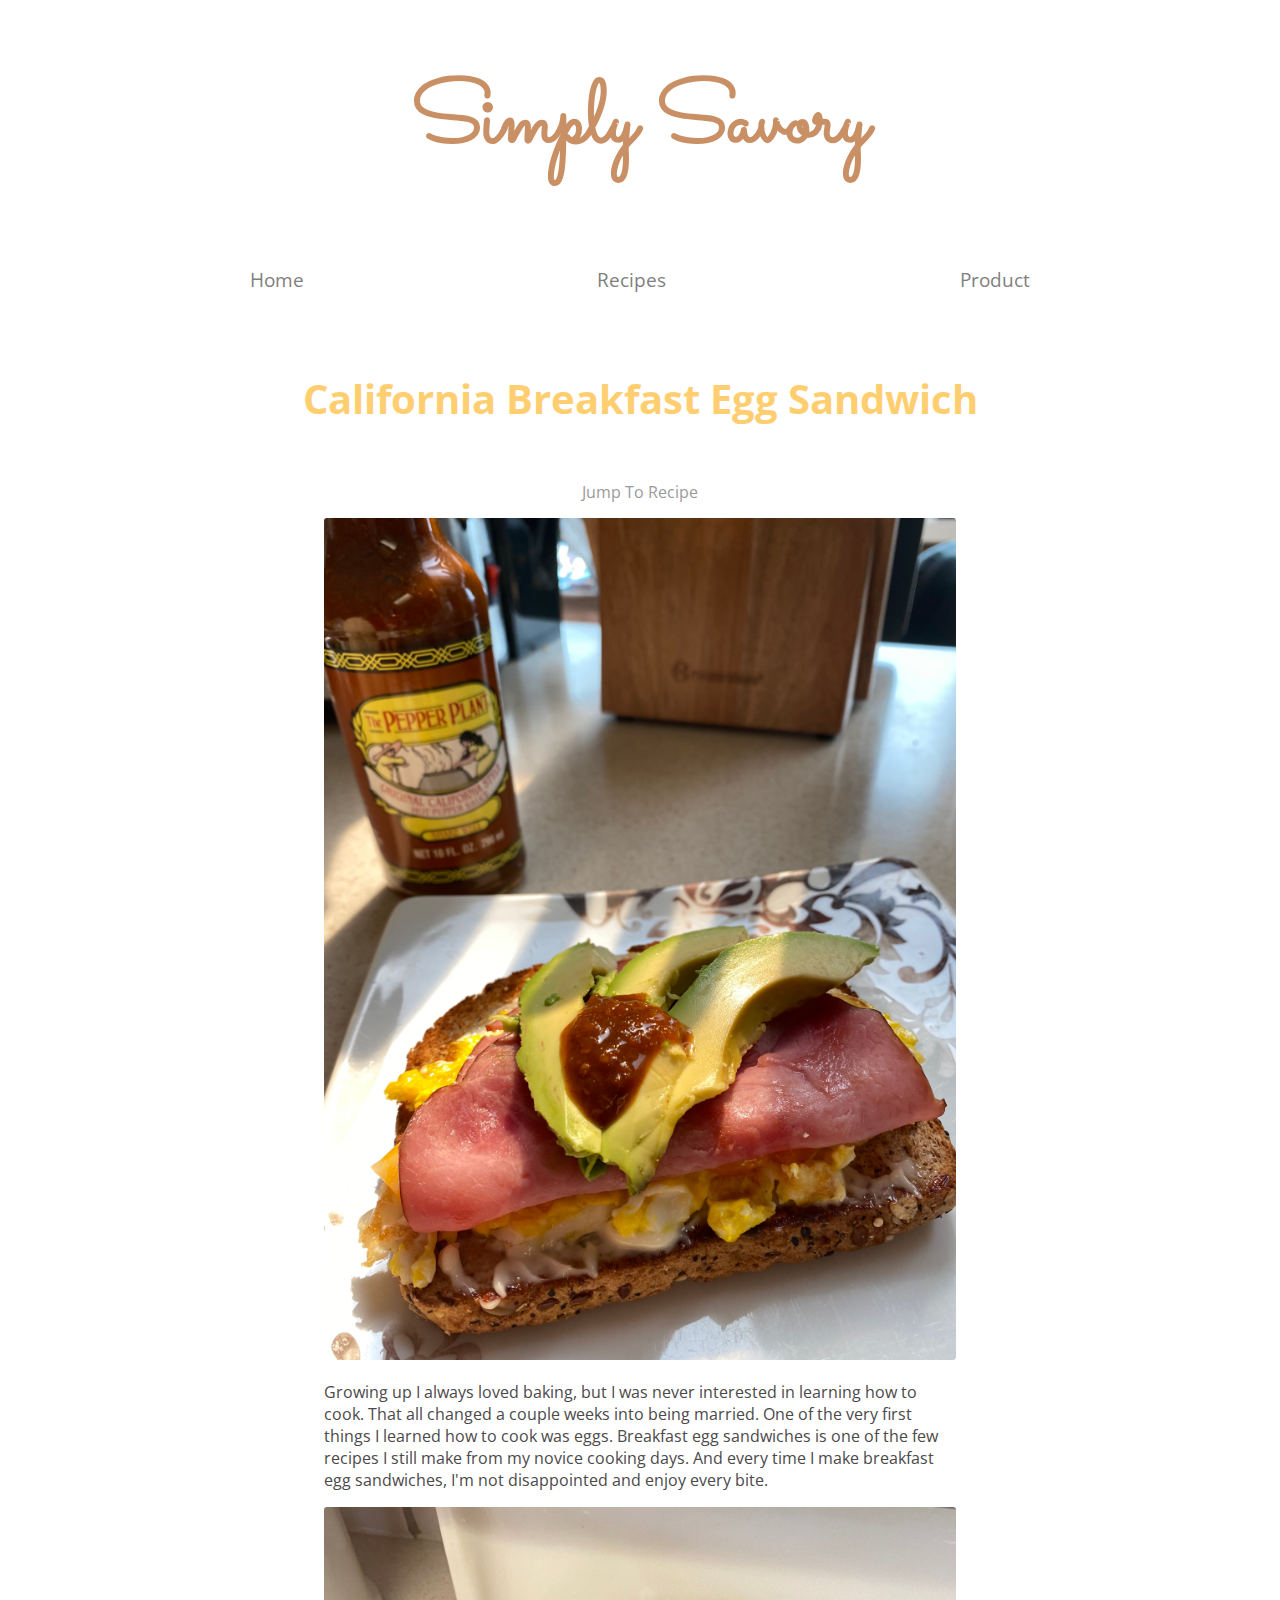
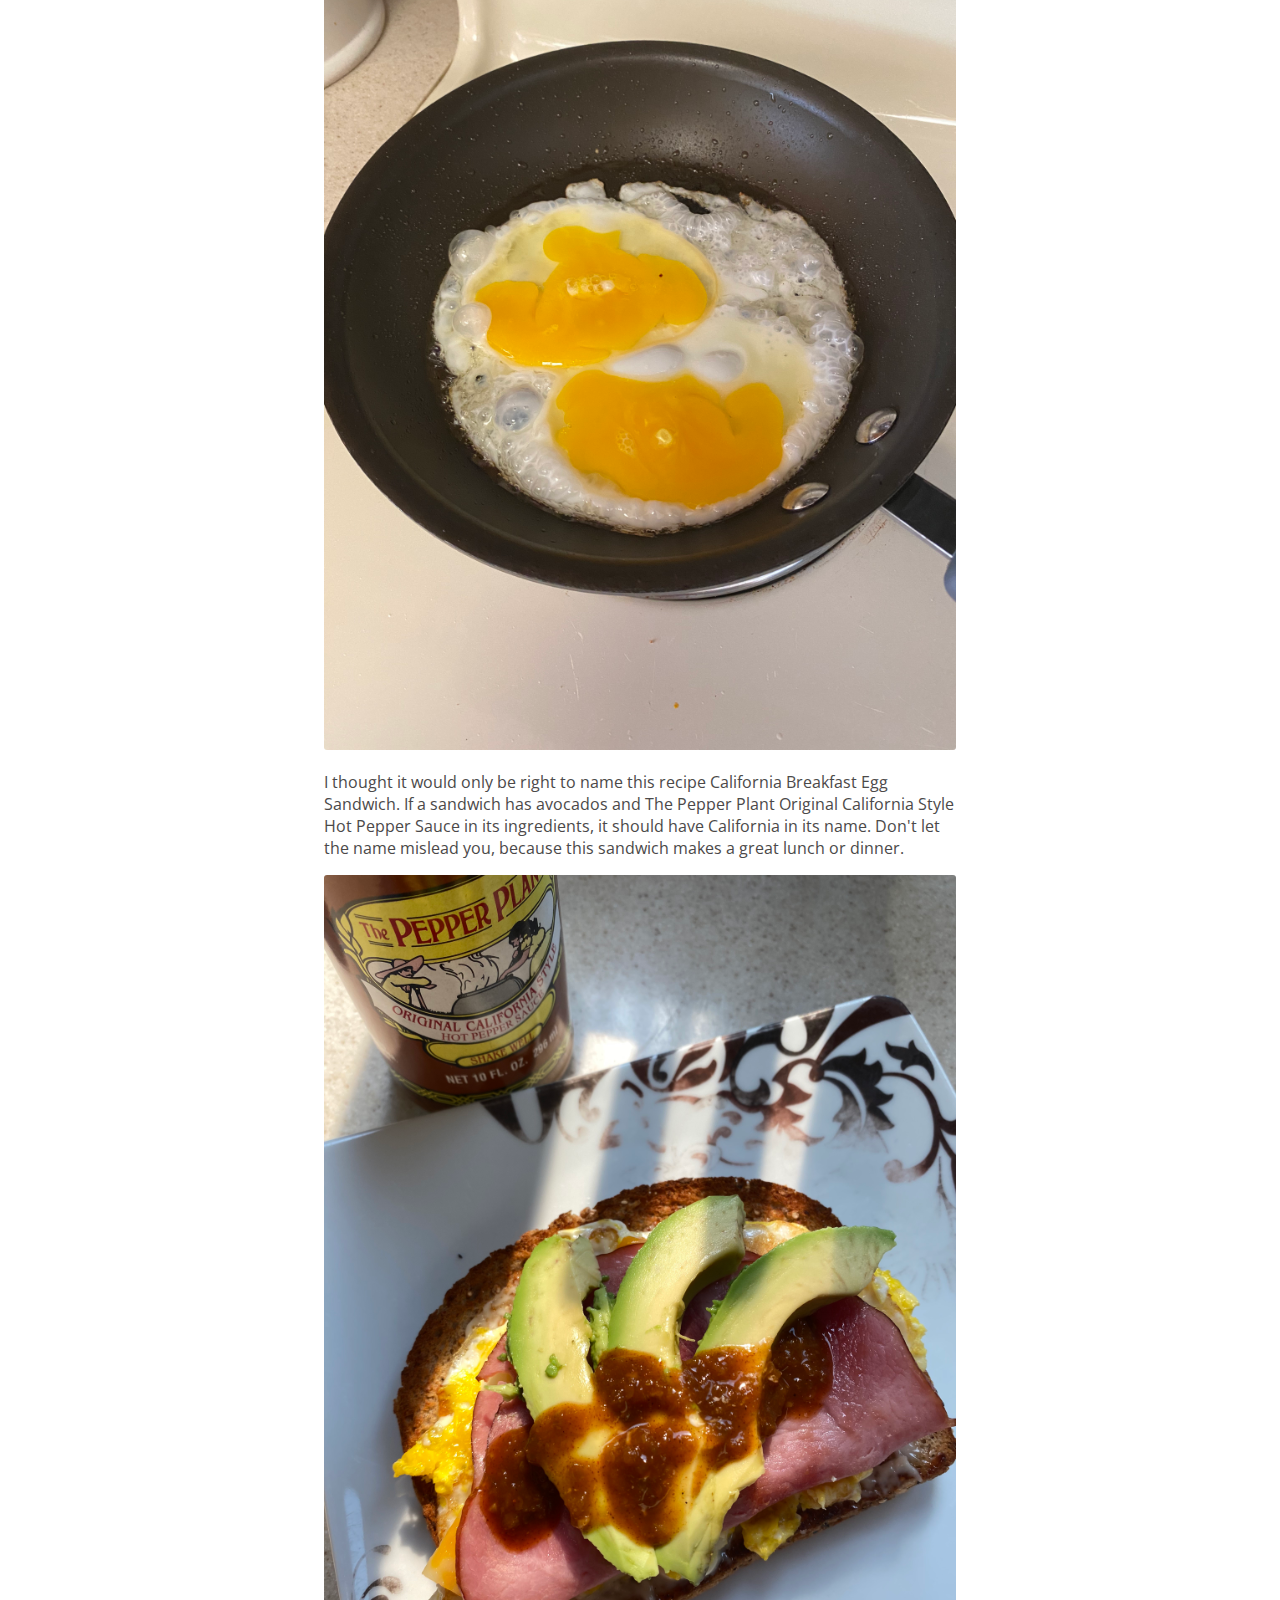
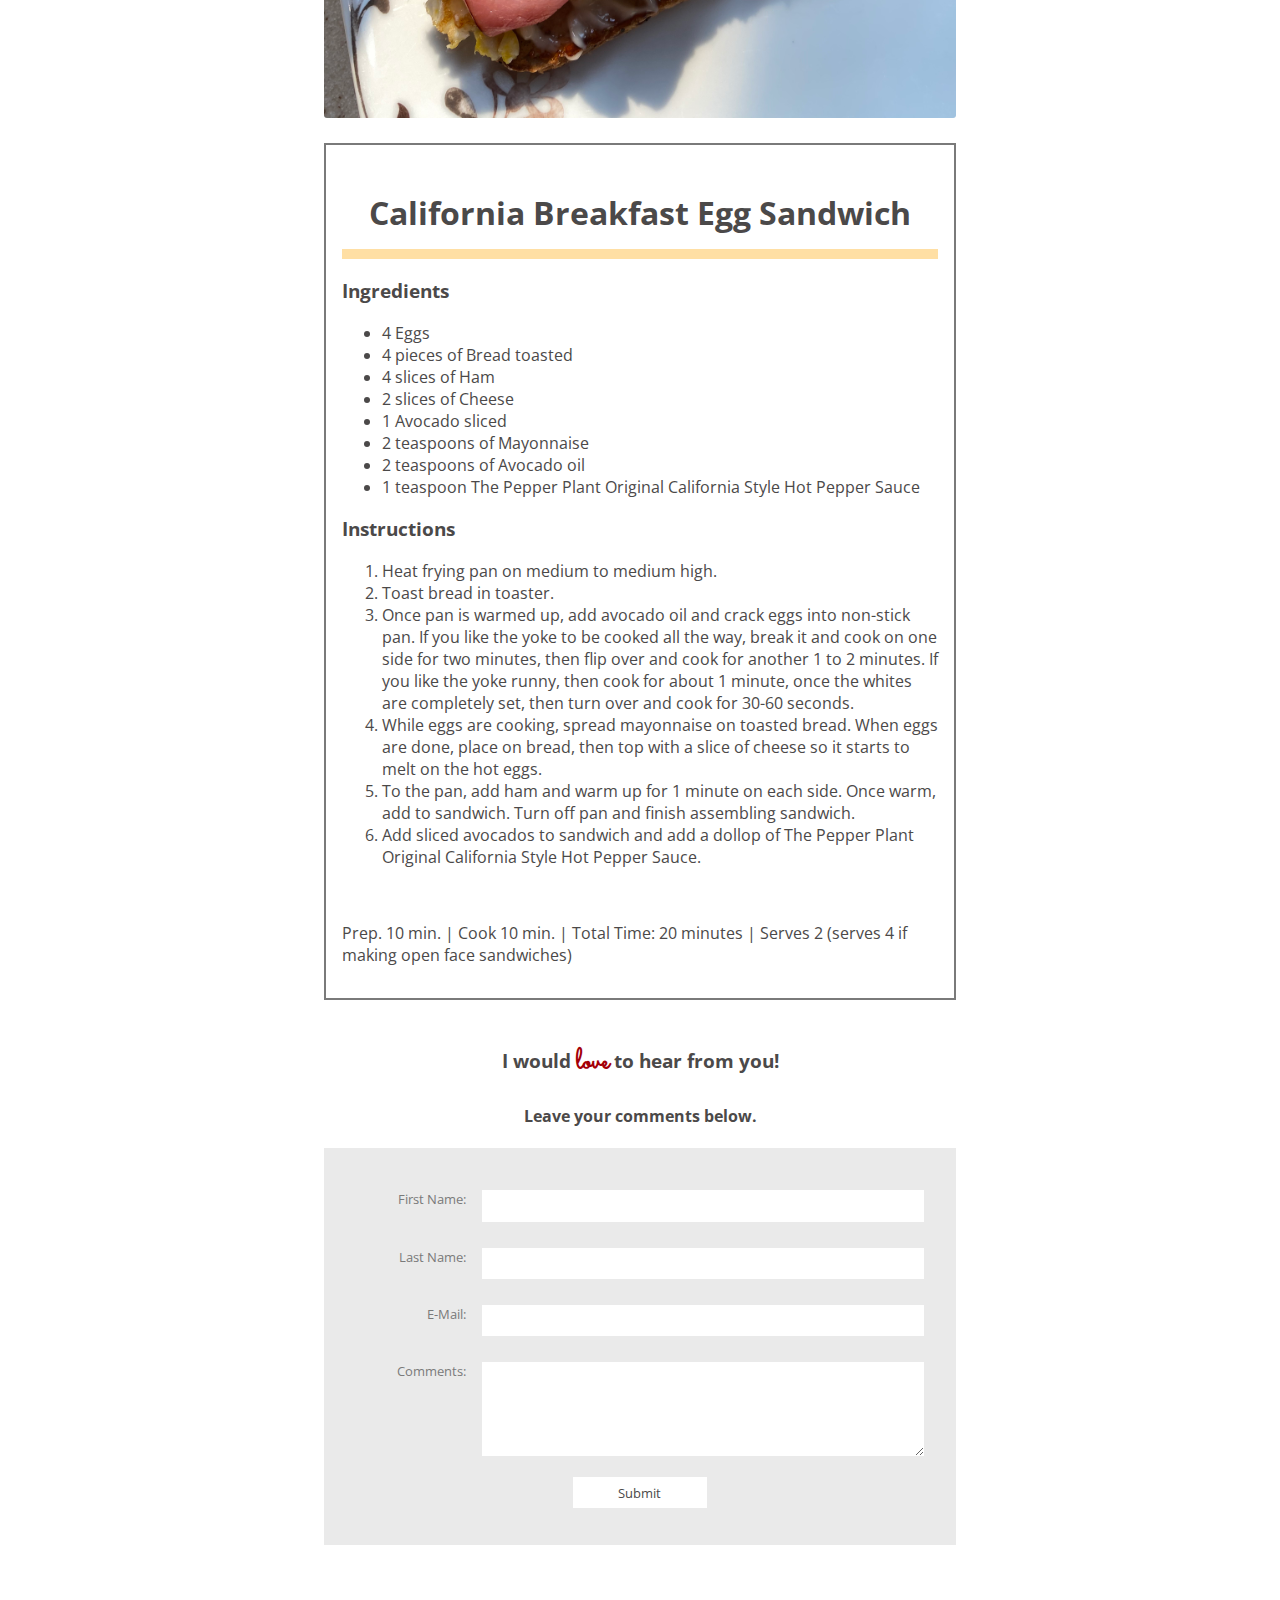
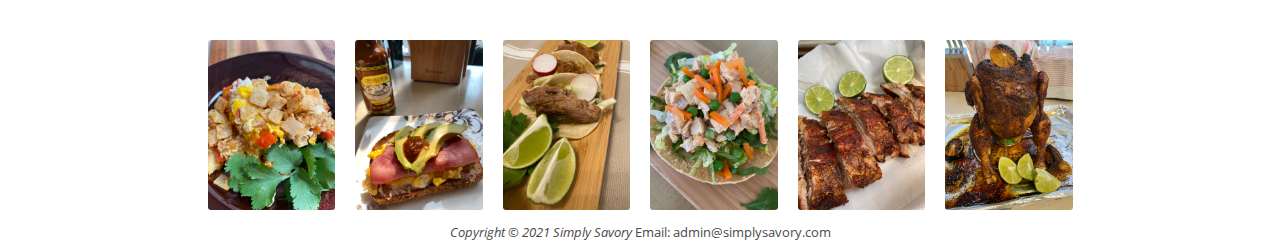
<file: EggSandwich.html>
<!DOCTYPE html>

<html lang="en"> 

    <head>

        <title>Recipes::California Breakfast Egg Sandwich</title>
        <meta charset="utf-8">
        <meta name="description" content="California Breakfast Egg Sandwich recipe, by Simply Savory food blog, featuring The Pepper Plant Original California Style Hot Pepper Sauce and Seasoning.">
        <link rel="stylesheet" href="css/common.css">
        <link rel="stylesheet" href="css/recipe.css">
        <link rel="stylesheet" href="css/simplyprint.css" media="print">
        <link href="https://fonts.googleapis.com/css2?family=Open+Sans&family=Sacramento&display=swap" rel="stylesheet">

    </head>

    <body>         

        <header>

            <a href="index.html"><h1>Simply Savory</h1></a>

        </header>

        <nav>

            <ul>
                <li> <a href="index.html">Home</a></li> 
                <li><a href="recipes.html">Recipes</a></li> 
                <li><a href="product.html">Product</a></li>

            </ul>

        </nav>

        <div class="header">California Breakfast Egg Sandwich</div>

        <div class="jump">
            <a href="#the-recipe">
                Jump To Recipe
            </a>
        </div>

        <main>
            
            <div class="recipe1">

                <a href="#the-recipe">
                    <img src="images/egg1.JPG" alt="California Breakfast Egg Sandwich">
                </a>
                             
                <p>
                    Growing up I always loved baking, but I was never interested in learning how to cook. That all changed a couple weeks into being married. One of the very first things I learned how to cook was eggs. Breakfast egg sandwiches is one of the few recipes I still make from my novice cooking days. And every time I make breakfast egg sandwiches, I'm not disappointed and enjoy every bite.     
                </p>

                <a href="#the-recipe">
                    <img src="images/egg2.JPG" alt="Eggs frying on a pan.">
                </a>
                    
                <p>
                    I thought it would only be right to name this recipe California Breakfast Egg Sandwich. If a sandwich has avocados and The Pepper Plant Original California Style Hot Pepper Sauce in its ingredients, it should have California in its name. Don't let the name mislead you, because this sandwich makes a great lunch or dinner. 
                </p>

                <a href="#the-recipe">
                    <img src="images/egg3.JPG" alt="California Breakfast Egg Sandwich">
                </a>

                <div>
                    
                    <div class="peach">
                        
                        <h2 id="the-recipe">California Breakfast Egg Sandwich</h2>

                        <h3>Ingredients</h3>
                        
                        <ul>
                            <li>4 Eggs</li> 
                            <li>4 pieces of Bread toasted</li>
                            <li>4 slices of Ham</li>
                            <li>2 slices of Cheese</li>
                            <li>1 Avocado sliced</li>
                            <li>2 teaspoons of Mayonnaise</li>
                            <li>2 teaspoons of Avocado oil</li>
                            <li>1 teaspoon The Pepper Plant Original California Style Hot Pepper Sauce</li>
                        </ul>

                        <h3>Instructions</h3>

                        <ol type="1">
                            <li>Heat frying pan on medium to medium high.</li>
                            <li> Toast bread in toaster.</li>
                            <li>Once pan is warmed up, add avocado oil and crack eggs into non-stick pan. If you like the yoke to be cooked all the way, break it and cook on one side for two minutes, then flip over and cook for another 1 to 2 minutes. If you like the yoke runny, then cook for about 1 minute, once the whites are completely set, then turn over and cook for 30-60 seconds. </li>
                            <li>While eggs are cooking, spread mayonnaise on toasted bread. When eggs are done, place on bread, then top with a slice of cheese so it starts to melt on the hot eggs.</li>
                            <li>To the pan, add ham and warm up for 1 minute on each side. Once warm, add to sandwich. Turn off pan and finish assembling sandwich.</li>
                            <li>Add sliced avocados to sandwich and add a dollop of The Pepper Plant Original California Style Hot Pepper Sauce.</li>
                        </ol>
                        
                        <br>
                        
                        <p>
                            Prep. 10 min. | Cook 10 min. | Total Time: 20 minutes | Serves 2 (serves 4 if making open face sandwiches)
                        </p>
                
                    </div>
                    
                    <br>
                    
                    <h3>I would <span class="love">love</span> to hear from you!</h3>
                    
                    <h4>Leave your comments below.</h4>

                    <form method="POST" action="https://webdevbasics.net/scripts/demo.php">
                        
                        <label for="myFName">First Name:</label>
                        <input type="text" name="myFName" id="myFName" required>
                        
                        <label for="myLName">Last Name:</label>
                        <input type="text" name="myLName" id="myLName" required>

                        <label for="myEmail">E-Mail:</label>
                        <input type="text" name="myEmail" id="myEmail" required>

                        <label for="myComments">Comments:</label>
                        <textarea name="myComments" id="myComments" rows="5"></textarea>
                        
                        <input type="submit" value="Submit">

                    </form>

                </div>
 
            </div>
       
        </main>
        
        <div class="gallery">

            <a href="Chilaquiles.html"> 
                <img src="images/chilaquiles1.JPG" alt="Breakfast Chilaquiles"> <span>Leftover Chilaquiles</span>
            </a> 
            
            <a href="EggSandwich.html"> 
                <img src="images/egg1.JPG" alt="California Breakfast Egg Sandwich"> <span>California Breakfast Egg Sandwich</span>
            </a>
            
            <a href="Carnitas.html"> 
                <img src="images/carnitas3.JPG" alt="Carnitas"> <span>Tacos de Carnitas</span>
            </a>
            
            <a href="ChickenSalad.html"> 
                <img src="images/tostada3.JPG" alt="Chicken Salad Tostadas"> <span>Chicken Tostadas</span>
            </a>
            
            <a href="Ribs.html"> 
                <img src="images/ribs1.JPG" alt="Savory Oven Baked Ribs"> <span>Baked Ribs</span>
            </a>
            
            <a href="BeerCanChicken.html"> 
                <img src="images/beer1.JPG" alt="Beer Can Lime Chicken "> <span>Beer Can Chicken</span>
            </a>

        </div>
        
        <footer>
            <small><i>Copyright &copy; 2021 <span class="ss">Simply Savory</span></i>  <a href="mailto:admin@simplysavory.com">Email: admin@simplysavory.com</a></small>
        </footer>
    
    </body>

</html>
</file>
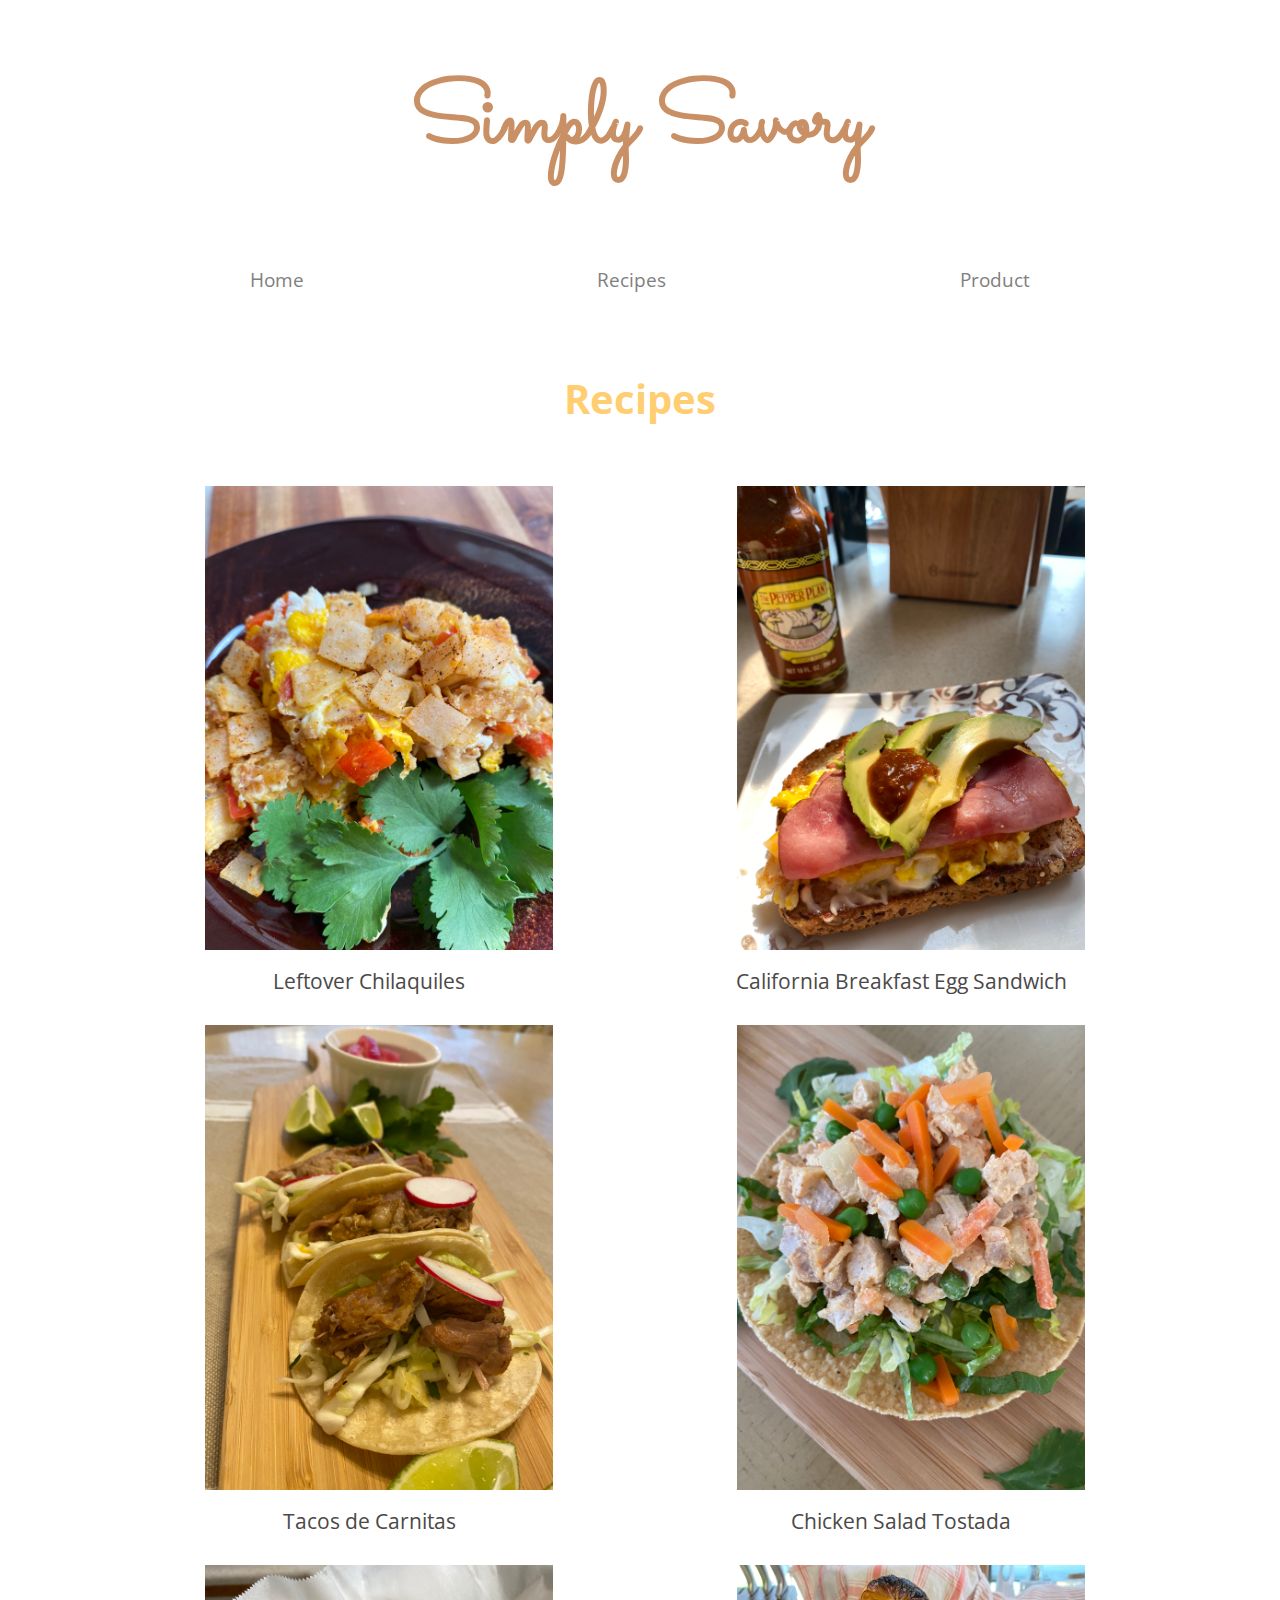
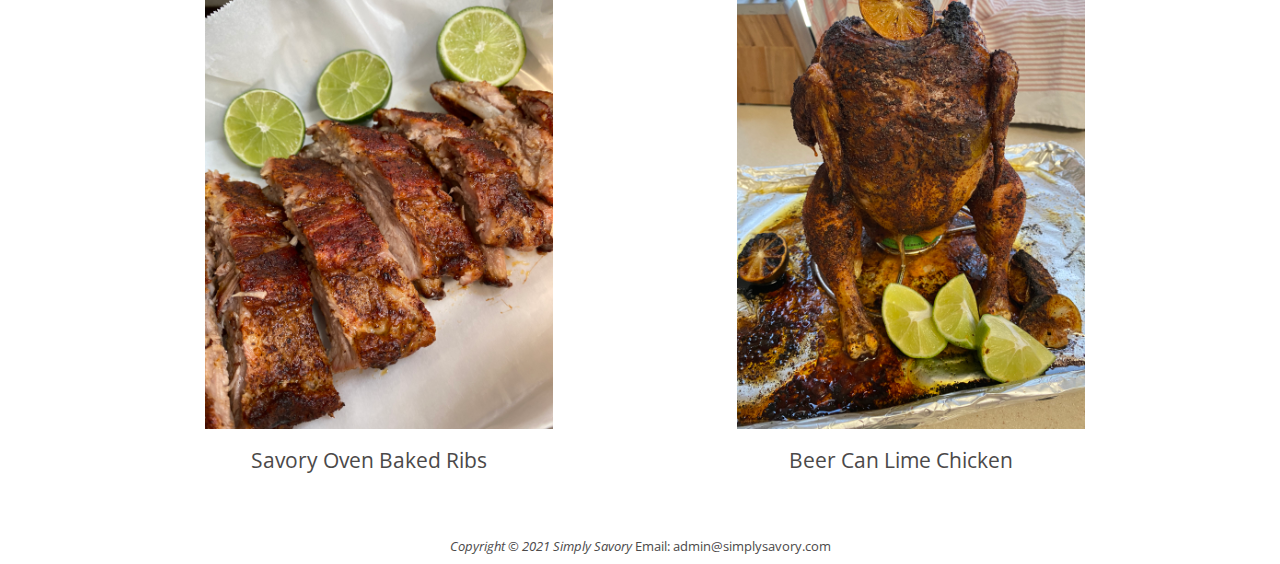
<file: recipes.html>
<!DOCTYPE html>

<html lang="en"> 

    <head>

        <title>Recipes</title>
        <meta charset="utf-8">
        <meta name="description" content="Simply Savory, a food blog recipes made with The Pepper Plant Original California Style Hot Pepper Sauce and Seasoning.">
        <link rel="stylesheet" href="css/common.css">
        <link href="https://fonts.googleapis.com/css2?family=Open+Sans&family=Sacramento&display=swap" rel="stylesheet">

        <style>

            main * {
                margin: 5px 5px 5px 5px;
                padding: 5px;
            }
            main {/*border: 1px dashed black;*/
                display: grid;
                grid-template-rows: auto;
                grid-template-columns: 1fr 1fr;
                text-align: center;
                font-size: 16pt;
                padding: 0 100px 50px 100px;
            }
            main a:hover {
                color: #9a9a9a;
            }
            main a:link {
                text-decoration: none;
            } /*removed underline*/
            img {
                width: 70%;
            } 
            .header {
                color: #ffce70;
                font-size: 30pt;
                font-weight: bolder;
                text-align: center;
                padding: 1em 0;
            }
            .recipe1 {/*border: 2px solid orange;*/
                grid-row: 1 / 2;
                grid-column: 1 / 2;
            }
            .recipe2 {/*border: 1px dashed blue;*/
                grid-row: 1 / 2;
                grid-column: 2 / 3;
            }
            .recipe3 {/*border: 1px dashed red;*/
                grid-row: 2 / 3;
                grid-column: 1 / 2;
            }
            .recipe4 {/*border: 1px dashed green;*/
                grid-row: 2 / 3;
                grid-column: 2 / 3;
            }
            .recipe5 {/*border: 1px dashed black;*/
                grid-row: 3 / 4;
                grid-column: 1 / 2;
            }
            .recipe6 {/*border: 1px dashed gray;*/
                grid-row: 3 / 4;
                grid-column: 2 / 3;
            }
                
        </style>
        
    </head>

    <body> 
        
        <header>

            <a href="index.html"><h1>Simply Savory</h1></a>

        </header>

        <nav>

            <ul>
                <li> <a href="index.html">Home</a></li> 
                <li><a href="recipes.html">Recipes</a></li> 
                <li><a href="product.html">Product</a></li>

            </ul>

        </nav>

        <div class="header">Recipes</div>

        <main>
            
            <div class="recipe1">
                <a href="Chilaquiles.html"> 
                    <img src="images/chilaquiles1.JPG" alt="Tacos de Carnitas">
                    <br>
                    Leftover Chilaquiles
                </a> 
            </div> 
            
            <div class="recipe2">    
                <a href="EggSandwich.html">
                    <img src="images/egg1.JPG" alt="California Breakfast Egg Sandwich">
                    <br>
                    California Breakfast Egg Sandwich
                </a>                         
            </div> 
            
            <div class="recipe3">    
                <a href="Carnitas.html">
                    <img src="images/carnitas1.JPG" alt="Tacos de Carnitas">
                    <br>
                    Tacos de Carnitas
                </a>                        
            </div>

            <div class="recipe4">
                <a href="ChickenSalad.html">
                    <img src="images/tostada3.JPG" alt="Chicken Salad Tostadas">
                    <br>
                    Chicken Salad Tostada
                </a>        
            </div>

            <div class="recipe5">
                <a href="Ribs.html">
                    <img src="images/ribs1.JPG" alt="Savory Oven Baked Ribs"> 
                    <br>
                    Savory Oven Baked Ribs
                </a>       
            </div> 
            
            <div class="recipe6">    
                <a href="BeerCanChicken.html">
                    <img src="images/beer1.JPG" alt="Beer Can Lime Chicken"> 
                    <br>
                    Beer Can Lime Chicken
                </a>                          
            </div>
            
        </main>     
            
        <footer>
            <small><i>Copyright &copy; 2021 <span class="ss">Simply Savory</span></i>  <a href="mailto:admin@simplysavory.com">Email: admin@simplysavory.com</a></small>
        </footer>

    </body>

</html>
</file>
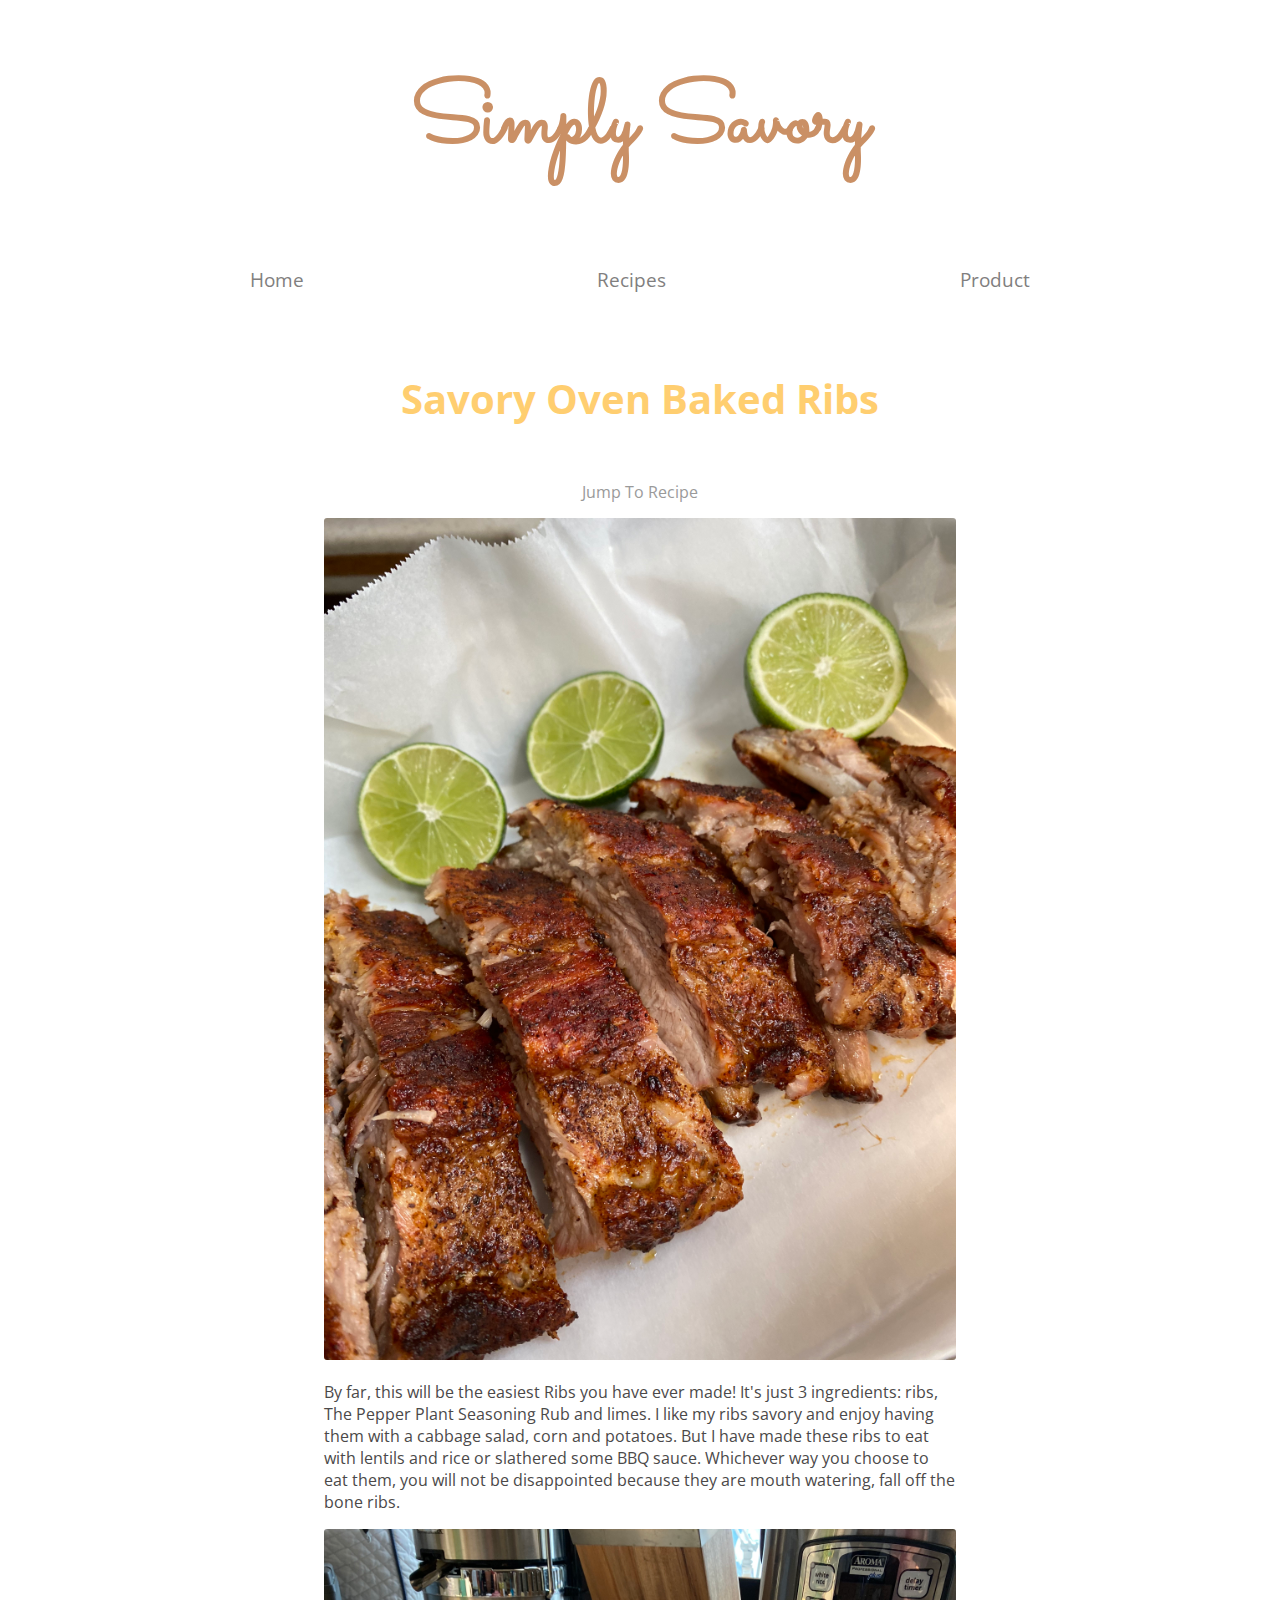
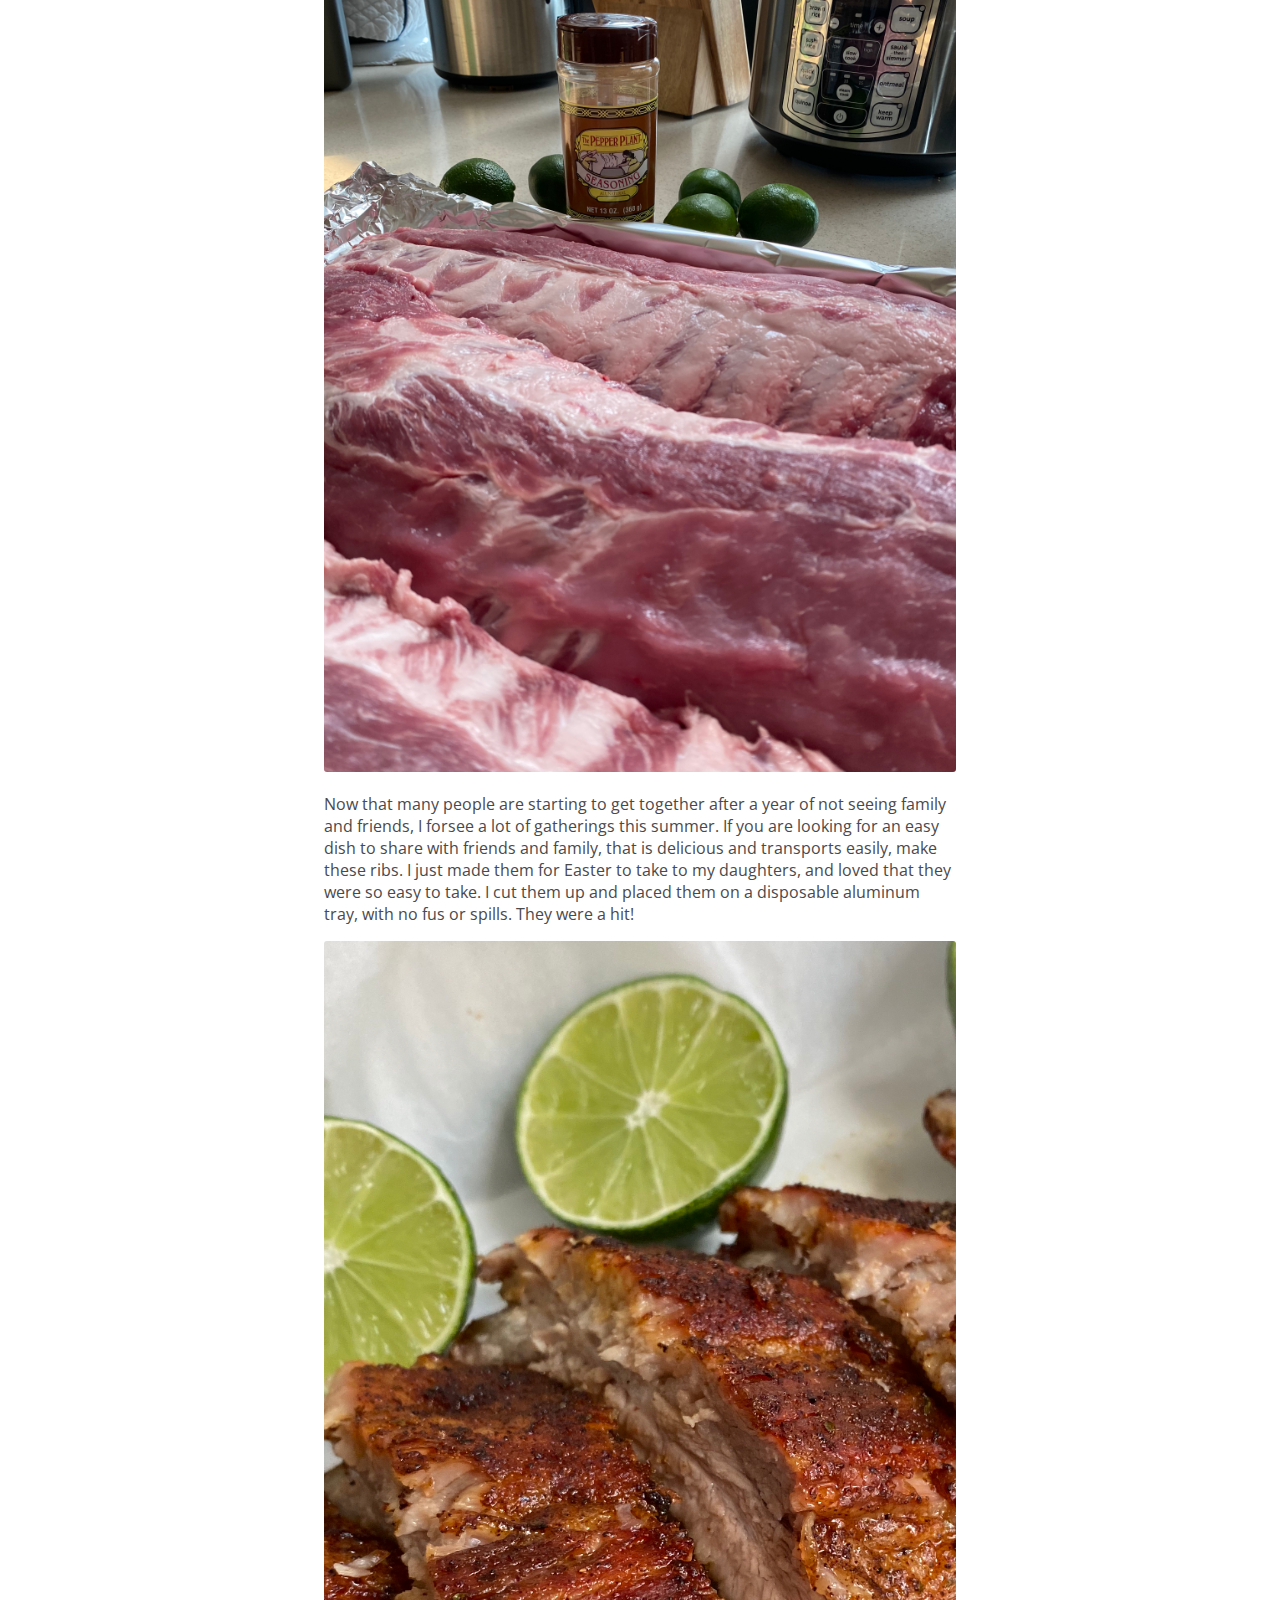
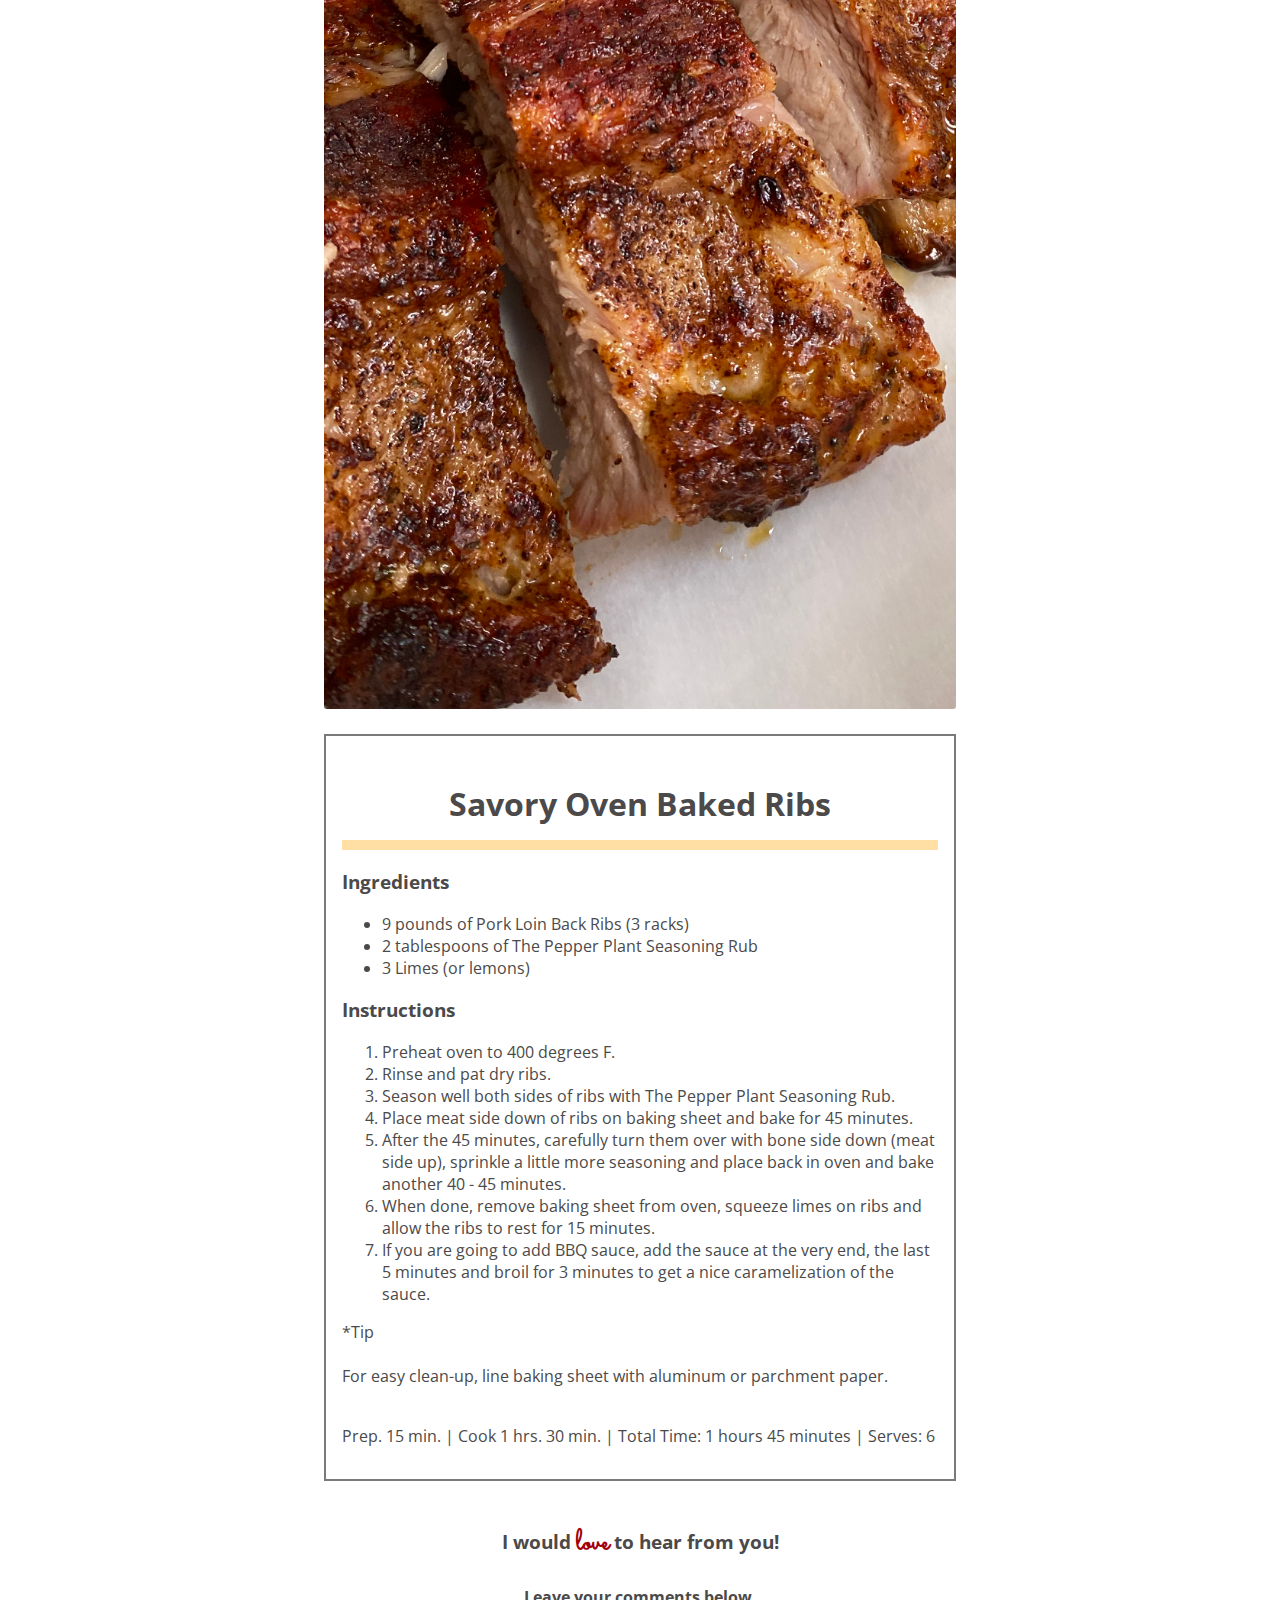
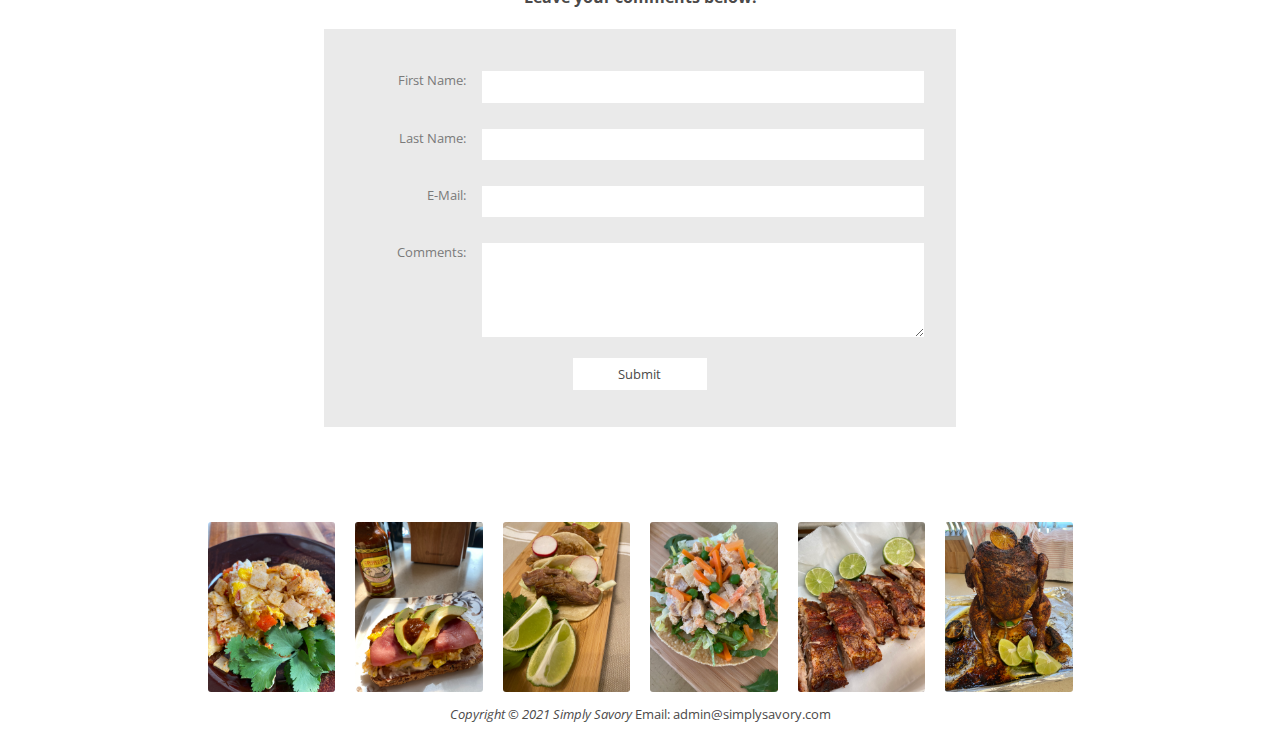
<file: Ribs.html>
<!DOCTYPE html>

<html lang="en"> 

    <head>

        <title>Recipes::Savory Oven Baked Ribs</title>
        <meta charset="utf-8">
        <meta name="description" content="Savory Oven Baked Ribs recipe, by Simply Savory food blog, featuring The Pepper Plant Original California Style Hot Pepper Sauce and Seasoning.">
        <link rel="stylesheet" href="css/common.css">
        <link rel="stylesheet" href="css/recipe.css">
        <link rel="stylesheet" href="css/simplyprint.css" media="print">
        <link href="https://fonts.googleapis.com/css2?family=Open+Sans&family=Sacramento&display=swap" rel="stylesheet">
        
    </head>

    <body>         

        <header>

            <a href="index.html"><h1>Simply Savory</h1></a>

        </header>

        <nav>

            <ul>
                <li> <a href="index.html">Home</a></li> 
                <li><a href="recipes.html">Recipes</a></li> 
                <li><a href="product.html">Product</a></li>

            </ul>

        </nav>

        <div class="header">Savory Oven Baked Ribs</div>

        <div class="jump">
            <a href="#the-recipe">
                Jump To Recipe
            </a>
        </div>

        <main>
            
            <div class="recipe1">

                <a href="#the-recipe">
                    <img src="images/ribs1.JPG" alt="Tray of Savory Oven Baked Ribs with The Pepper Plant Seasoning">
                </a>
                             
                <p>
                    By far, this will be the easiest Ribs you have ever made! It's just 3 ingredients: ribs, The Pepper Plant Seasoning Rub and limes. I like my ribs savory and enjoy having them with a cabbage salad, corn and potatoes. But I have made these ribs to eat with lentils and rice or slathered some BBQ sauce. Whichever way you choose to eat them, you will not be disappointed because they are mouth watering, fall off the bone ribs.  
                </p>

                <a href="#the-recipe">
                    <img src="images/ribs2.JPG" alt="Ingredients for Savory Oven Baked Ribs">
                </a>
                        
                <p>
                    Now that many people are starting to get together after a year of not seeing family and friends, I forsee a lot of gatherings this summer. If you are looking for an easy dish to share with friends and family, that is delicious and transports easily, make these ribs. I just made them for Easter to take to my daughters, and loved that they were so easy to take. I cut them up and placed them on a disposable aluminum tray, with no fus or spills. They were a hit!  
                </p>

                <a href="#the-recipe">
                    <img src="images/ribs3.jpeg" alt="Savory Oven Baked Ribs with The Pepper Plant Seasoning">
                </a>

                <div>
                    
                    <div class="peach">
                        
                        <h2 id="the-recipe">Savory Oven Baked Ribs</h2>

                        <h3>Ingredients</h3>
                        
                        <ul>
                            <li>9 pounds of Pork Loin Back Ribs (3 racks)</li> 
                            <li>2 tablespoons of The Pepper Plant Seasoning Rub</li>
                            <li>3 Limes (or lemons)</li>
                        </ul>

                        <h3>Instructions</h3>

                        <ol type="1">

                            <li>Preheat oven to 400 degrees F.</li>
                            <li> Rinse and pat dry ribs.</li>
                            <li>Season well both sides of ribs with The Pepper Plant Seasoning Rub.</li>
                            <li>Place meat side down of ribs on baking sheet and bake for 45 minutes.</li>
                            <li>After the 45 minutes, carefully turn them over with bone side down (meat side up), sprinkle a little more seasoning and place back in oven and bake another 40 - 45 minutes.</li>
                            <li>When done, remove baking sheet from oven, squeeze limes on ribs and allow the ribs to rest for 15 minutes.</li>
                            <li>If you are going to add BBQ sauce, add the sauce at the very end, the last 5 minutes and broil for 3 minutes to get a nice caramelization of the sauce.</li>
                        </ol>

                        <div>
                            *Tip <br><br>
                            For easy clean-up, line baking sheet with aluminum or parchment paper. 
                        </div>
                        
                        <br>
                        
                        <p>
                            Prep. 15 min. | Cook 1 hrs. 30 min. | Total Time: 1 hours 45 minutes | Serves: 6

                        </p>
                
                    </div>
                    
                    <br>
                    
                    <h3>I would <span class="love">love</span> to hear from you!</h3>
                    
                    <h4>Leave your comments below.</h4>

                    <form method="POST" action="https://webdevbasics.net/scripts/demo.php">
                        
                        <label for="myFName">First Name:</label>
                        <input type="text" name="myFName" id="myFName" required>
                        
                        <label for="myLName">Last Name:</label>
                        <input type="text" name="myLName" id="myLName" required>

                        <label for="myEmail">E-Mail:</label>
                        <input type="text" name="myEmail" id="myEmail" required>

                        <label for="myComments">Comments:</label>
                        <textarea name="myComments" id="myComments" rows="5"></textarea>
                        
                        <input type="submit" value="Submit">

                    </form>

                </div>
 
            </div>
       
        </main>
        
        <div class="gallery">

            <a href="Chilaquiles.html"> 
                <img src="images/chilaquiles1.JPG" alt="Breakfast Chilaquiles"> <span>Leftover Chilaquiles</span>
            </a> 
            
            <a href="EggSandwich.html"> 
                <img src="images/egg1.JPG" alt="California Breakfast Egg Sandwich"> <span>California Breakfast Egg Sandwich</span>
            </a>
            
            <a href="Carnitas.html"> 
                <img src="images/carnitas3.JPG" alt="Carnitas"> <span>Tacos de Carnitas</span>
            </a>
            
            <a href="ChickenSalad.html"> 
                <img src="images/tostada3.JPG" alt="Chicken Salad Tostadas"> <span>Chicken Tostadas</span>
            </a>
            
            <a href="Ribs.html"> 
                <img src="images/ribs1.JPG" alt="Savory Oven Baked Ribs"> <span>Baked Ribs</span>
            </a>
            
            <a href="BeerCanChicken.html"> 
                <img src="images/beer1.JPG" alt="Beer Can Lime Chicken "> <span>Beer Can Chicken</span>
            </a>

        </div>
        
        <footer>
            <small><i>Copyright &copy; 2021 <span class="ss">Simply Savory</span></i>  <a href="mailto:admin@simplysavory.com">Email: admin@simplysavory.com</a></small>
        </footer>
    
    </body>

</html>
</file>
<file: css/common.css>
* { box-sizing: border-box ;}

* {
    background-color: #ffffff;
    color: #4b4949;
    font-family: 'Open Sans', sans-serif;
}

header {/*border: 1px dashed red;*/
    text-align: center;
}

header a:link {
    text-decoration: none;
}

h1 {/*border: 1px blue dashed;*/ 
    color: #a74800;
    opacity: 0.6;
    font-family: 'Sacramento', cursive;
    font-size: 5.5em;
    text-align: center;
}

nav { /*border: 1px dashed green;*/
    display: block;
    text-align: center;
    font-size: 14pt;
    width: 85%;
    margin: 0 auto;
}

nav ul { /* border: 1px solid red; */
    list-style-type: none;
    display: flex;
    flex-wrap: nowrap;
    justify-content: space-around;
    padding: 20px 0px; /* removed left padding as browser auto-indents */
}

nav a {
    text-decoration: none;
}

nav a:link {
    opacity: 0.7;
}

nav a:hover {
    color: #9a9a9a
}

footer {/*border: 1px dashed olive;*/
    text-align: center; 
}

img {
    width: 100%;
    border-radius: 3px;
} 

.gallery {/*border: 1px dashed orange;*/ 
    display: flex;
    flex-direction: row;
    flex-wrap: wrap;
    justify-content: center;
    text-align: center;
}

.gallery a {
    position: relative;
}

.gallery a img {
    margin: 5px 10px;
    width: auto;
    height: 170px;
    padding: 0px;
}

.gallery a img:hover{
    border: 2px solid #ffce70;
}

.gallery a span {
    position: absolute;
    top: 50%;
    left: 50%;
    transform: translate(-50%, -50%);
    text-align: center;
    font-family: 'Sacramento', cursive;
    font-size: 24pt;
    font-weight: lighter;
    color:rgba(255,255,255,0.0);
    background-color:rgba(255,0,0,0.0);/*background color and opacity together*/
}

footer a:link {
    text-decoration: none;
} 

footer a:hover {
    color: #9a9a9a;
    font-size: 12pt;
}
</file>
<file: css/recipe.css>
/*main {border: 1px solid blue;
}*/      

.header {
    color: #ffce70;
    font-size: 30pt;
    font-weight: bolder;
    text-align: center;
    padding: 1em 0;
}

h2 {
    text-align: center;
    font-size: 24pt;
    padding: 20px 0px;
}

.jump {
    /* border: 2px solid red; */
    text-align: center;
    margin: 10px auto;
    width: 10em;
    height: 2em;
    line-height: 2em;/*helps text center vertically*/
}

.jump a {
    display: block;
    color: #9a9a9a;
    height: 2em;
    border-radius: 5px;
}

.jump a:link {
    text-decoration: none;
}

.jump a:hover {
    background-color: #a74800Af;/*rgba(193, 103, 6, 0.584)*/
    color: white;    
}

h3, h4 {
    text-align: center;
}

.love {
    color: #a40008;
    font-family: 'Sacramento', cursive;
    font-size: 22pt;
}

.recipe1 {
    /* border: 1px dashed blue; */
    margin: 10px auto;
    width: 50%;
}

.peach { border: 2px solid #7a7a7a; 
        padding: 0em 1em 1em 1em;
        margin-top: 20px;
}

.peach > h2 {
        border-bottom: 10px solid #ffdfa4;
        padding-bottom: 15px;
        margin-bottom: 15px;
}

.peach h3 {
        text-align: left;
} 

form {
    display: grid;
    grid-template-rows: auto;
    grid-template-columns: 1fr 4fr;
    grid-gap: 1em; 
    gap: 1em;
    /* min-width: 20em; */
    width: 100%;
    padding: 2em;
    margin: auto;
    background-color: #eaeaea;
    }
/* Allows form fields to grow smaller to avoid overflowing shrinking parent  */
form * {
    min-width: 80px;
}

label {
    float: left;
    clear: left;
    display: block;
    margin-top: 10px;
    text-align: right;
    background-color: #eaeaea;
    color: #7a7a7a;
    font-size: 10pt;
}

input {
    display: block;
    margin-top: 10px;
    padding: 0.50em;
    border: transparent;
}

textarea {
    display: block;
    margin-top: 10px;
    border: transparent;
    max-width: 100%;
    resize: vertical;
}

input[type="submit"] {
    grid-column: 1 / 3;
    width: 10em;
    margin: 5px auto;
}

main {
    margin-bottom: 30px;
    padding: 0 0 50px 0;
}
</file>
<file: css/simplyprint.css>
header, .header, nav, .jump, p, img, h4, form {
    display: none;
}
.recipe1 > div > h3 {
    display: none;
}
#the-recipe {
    font-size: 12pt;
}
main {
    font-family: 'Times New Roman', Times, serif;
    font-size: 12pt;
}
.recipe1 {
    width: 100%;
}
</file>
